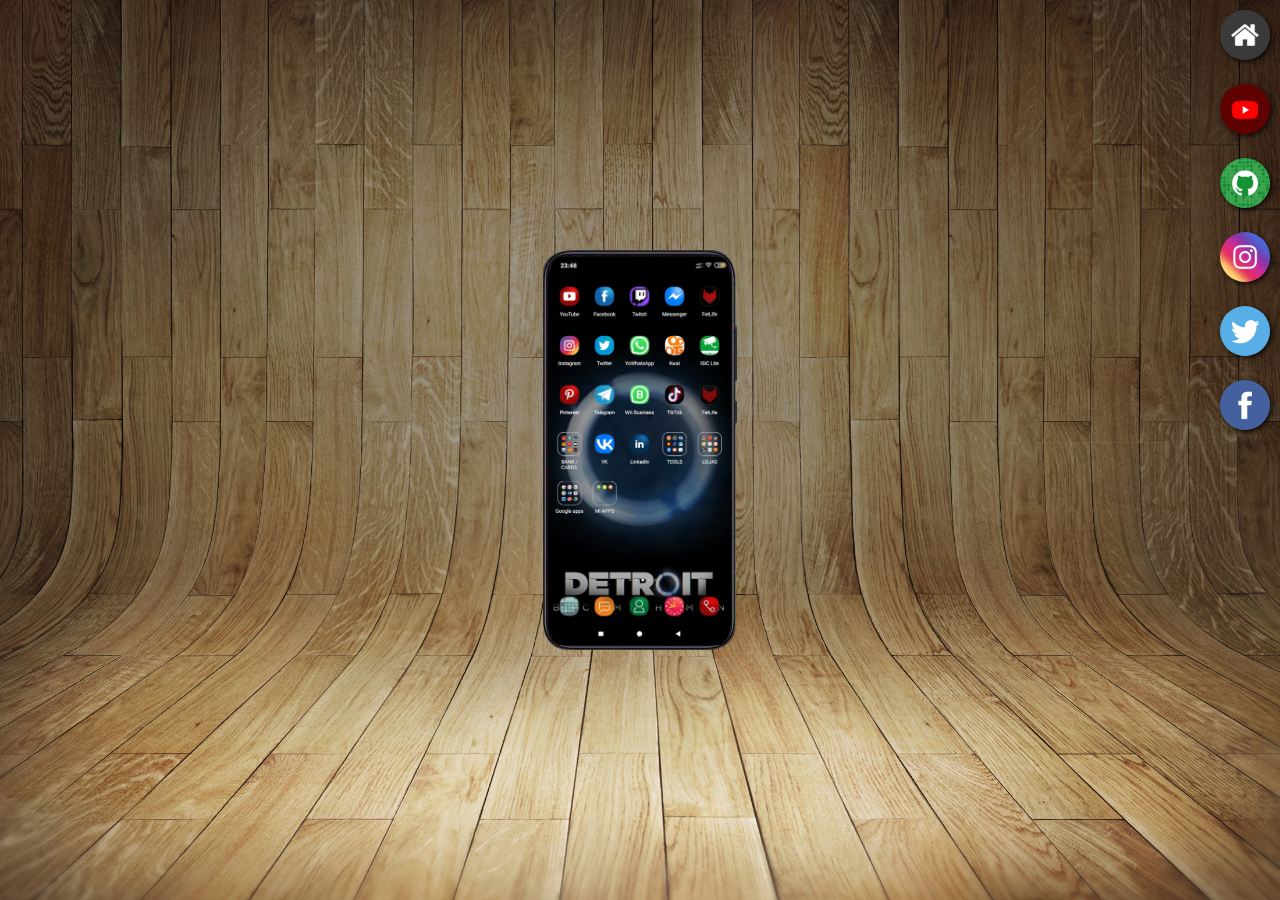
<file: index.html>
<!DOCTYPE html>
<html lang="pt-br">
<head>
    <meta charset="UTF-8">
    <meta http-equiv="X-UA-Compatible" content="IE=edge">
    <meta name="viewport" content="width=device-width, initial-scale=1.0">
    <link rel="shortcut icon" href="favicon.ico" type="image/x-icon">
    <link rel="stylesheet" href="estilos/style.css">
    <title>Redes Sociais Renato</title>
</head>
<body>
    <main>
        <section id="telefone">
           <iframe src="home.html" name="tela" id="tela" 
           frameborder="0">
                Seu navegador não é compatível com este conteúdo!
           </iframe>
        </section>
        <section id="redes-sociais">
            <a href="home.html" target="tela"><img src="imagens/logo-home.jpg" alt="Home"></a><br>
            <a href="youtube.html" target="tela"><img src="imagens/logo-youtube.jpg" alt="YouTube"></a><br>
            <a href="github.html" target="tela"><img src="imagens/logo-github.jpg" alt="GitHub"></a><br>
            <a href="instagram.html" target="tela"><img src="imagens/logo-instagram.jpg" alt="Instagram"></a><br>
            <a href="twitter.html" target="tela"><img src="imagens/logo-twitter.jpg" alt="Twitter"></a><br>
            <a href="facebook.html" target="tela"><img src="imagens/logo-facebook.jpg" alt="Facebook"></a>
        </section>
    </main>
</body>
</html>
</file>
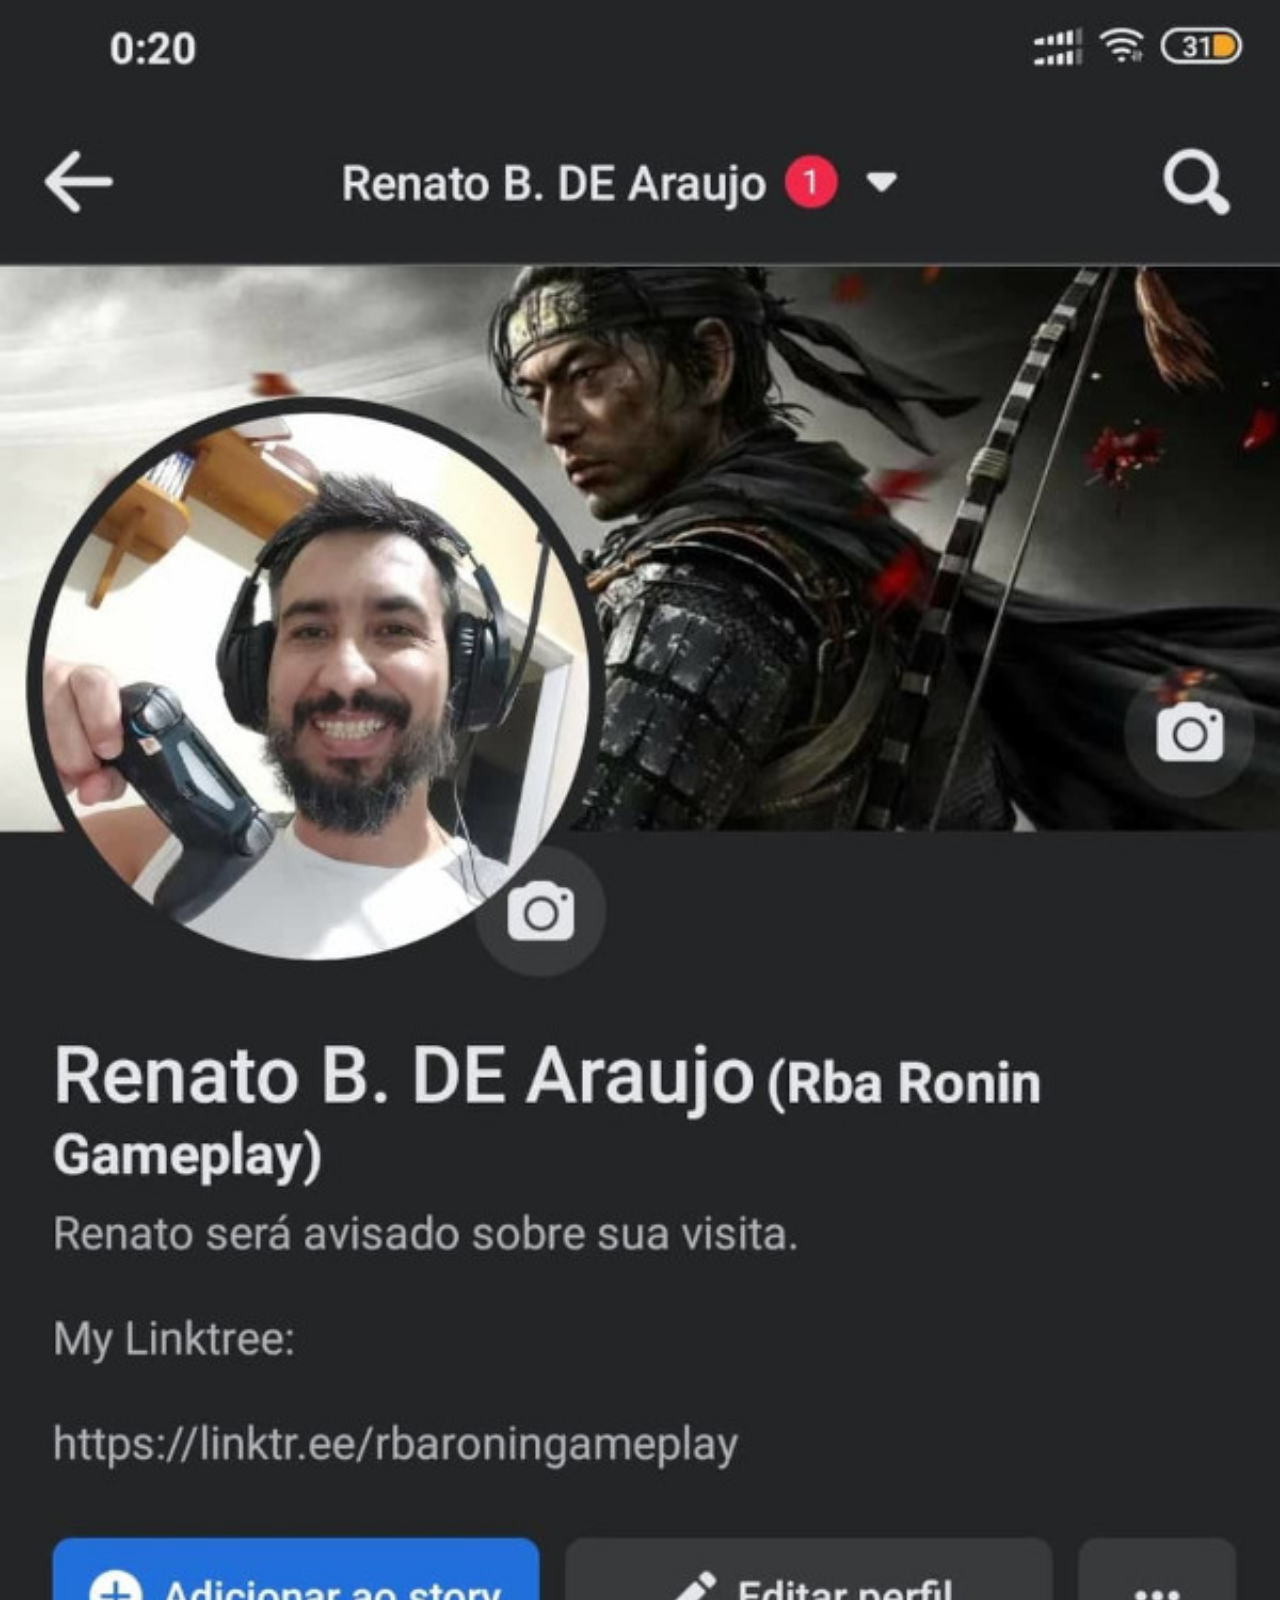
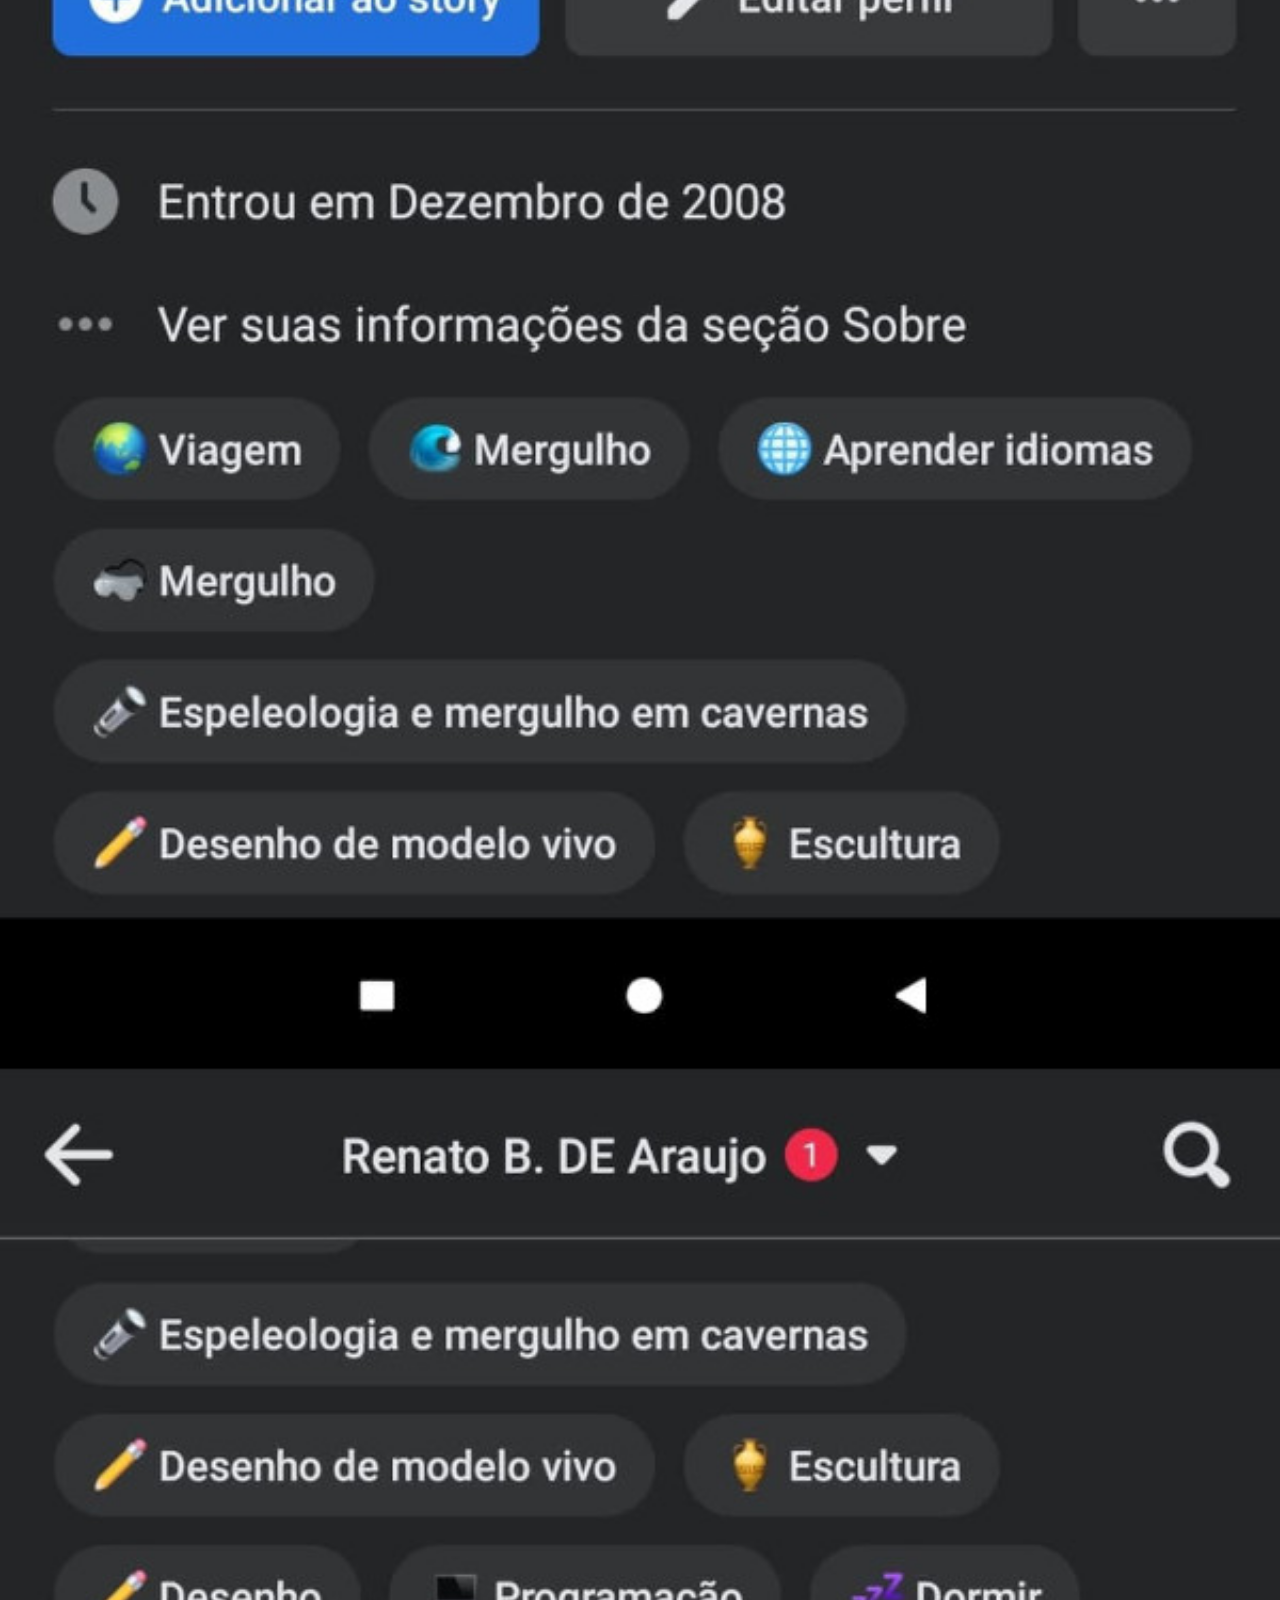
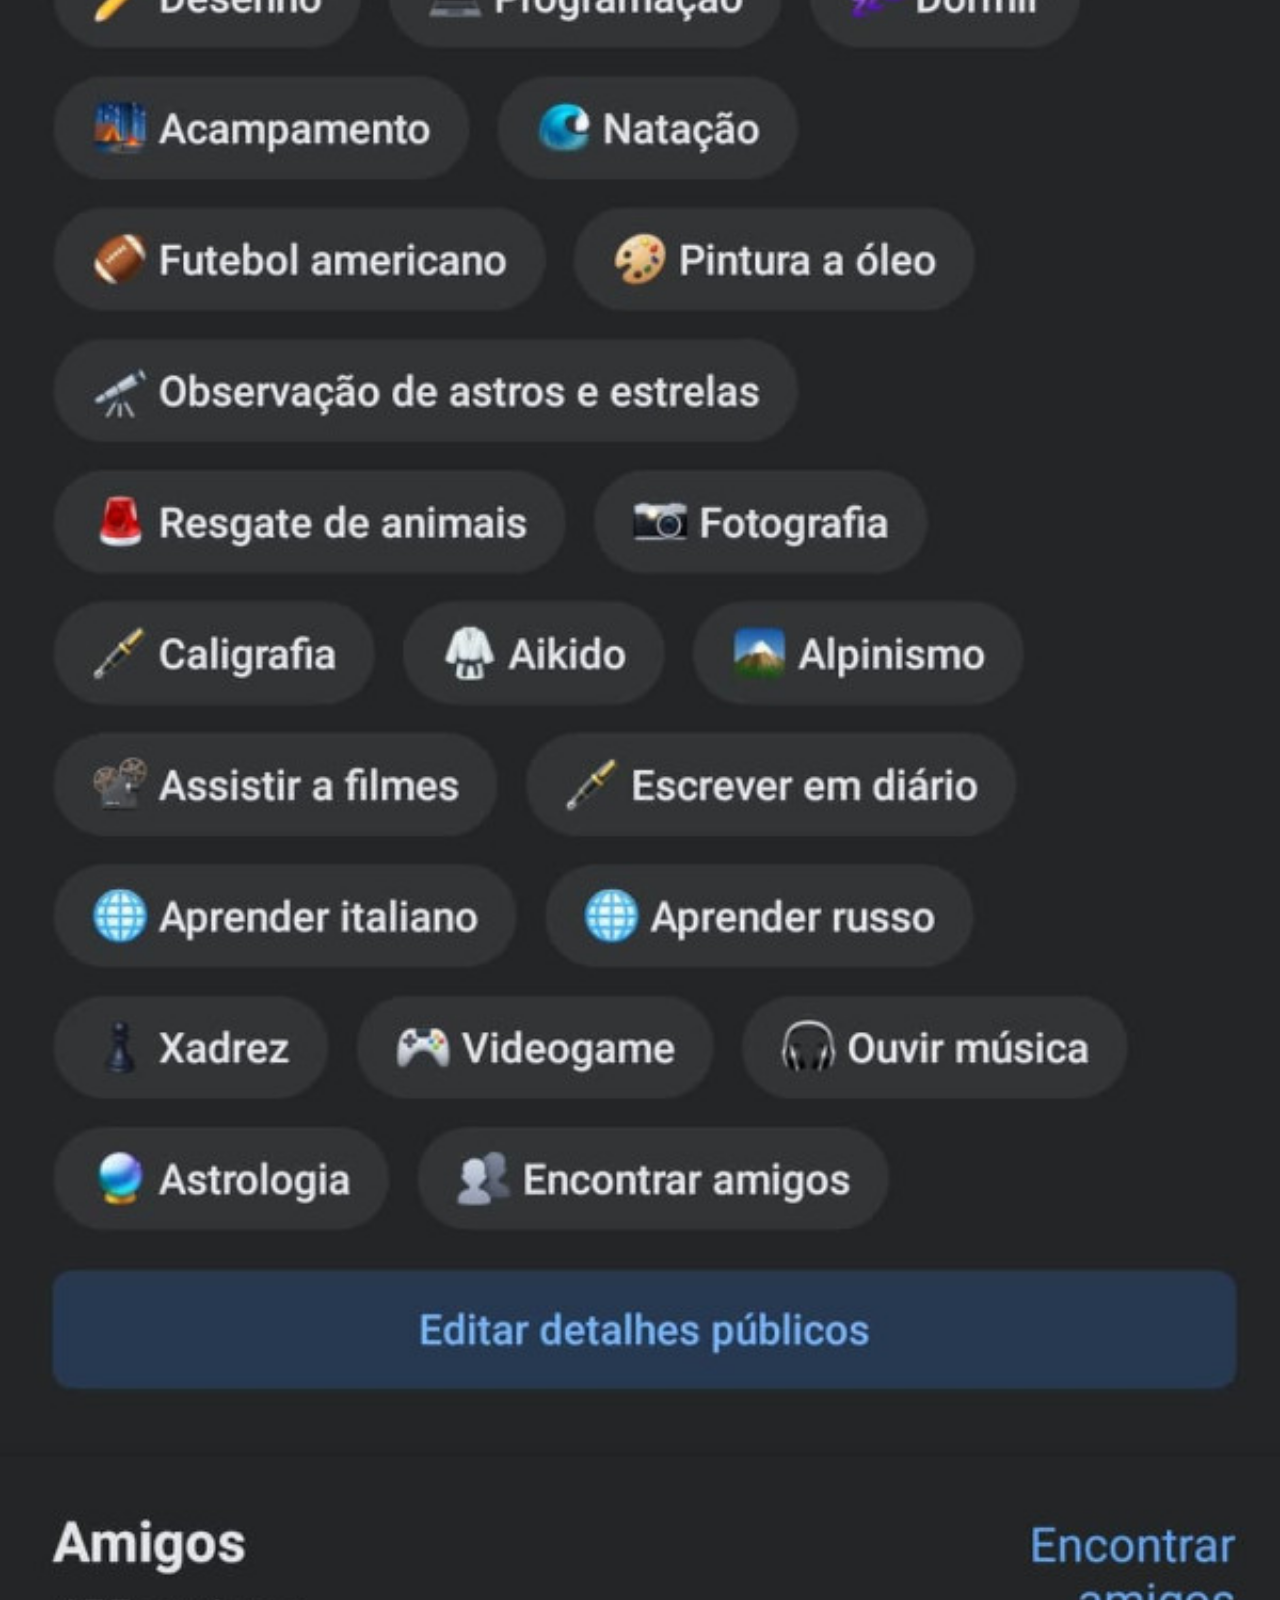
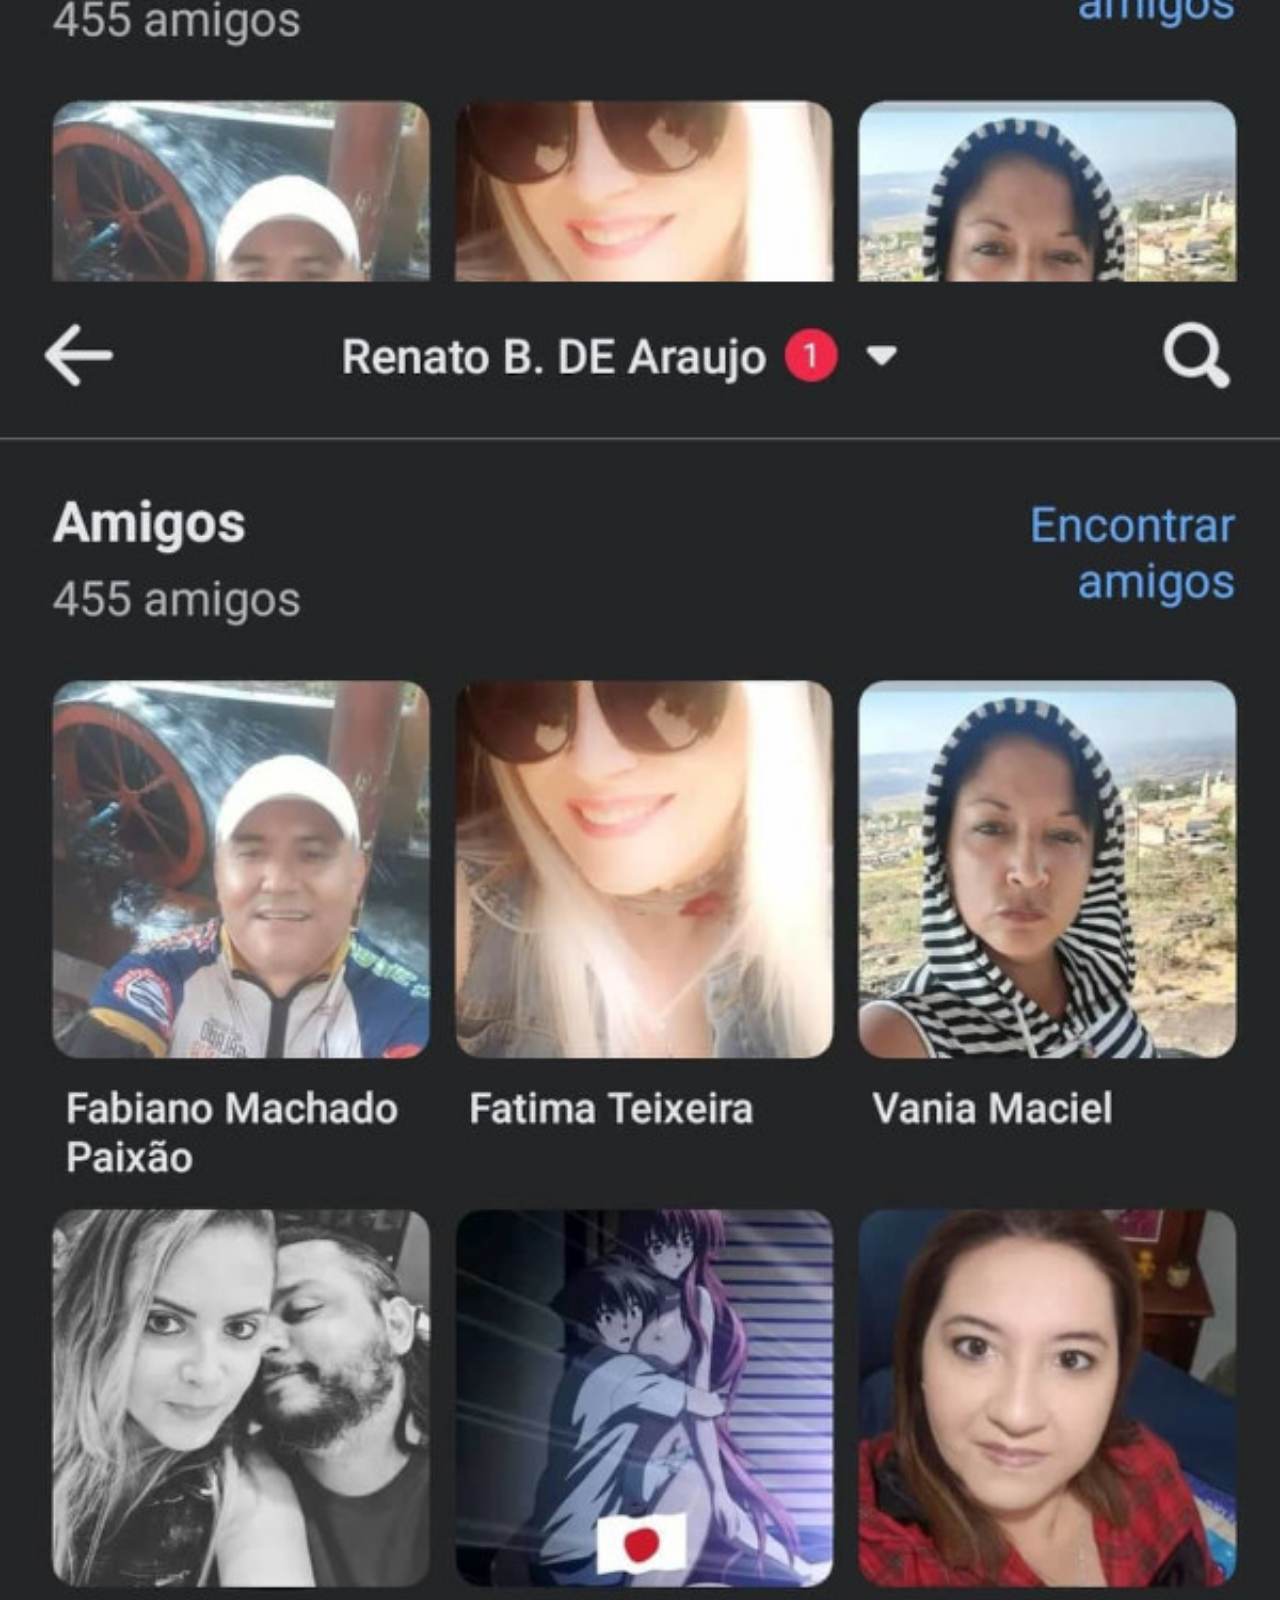
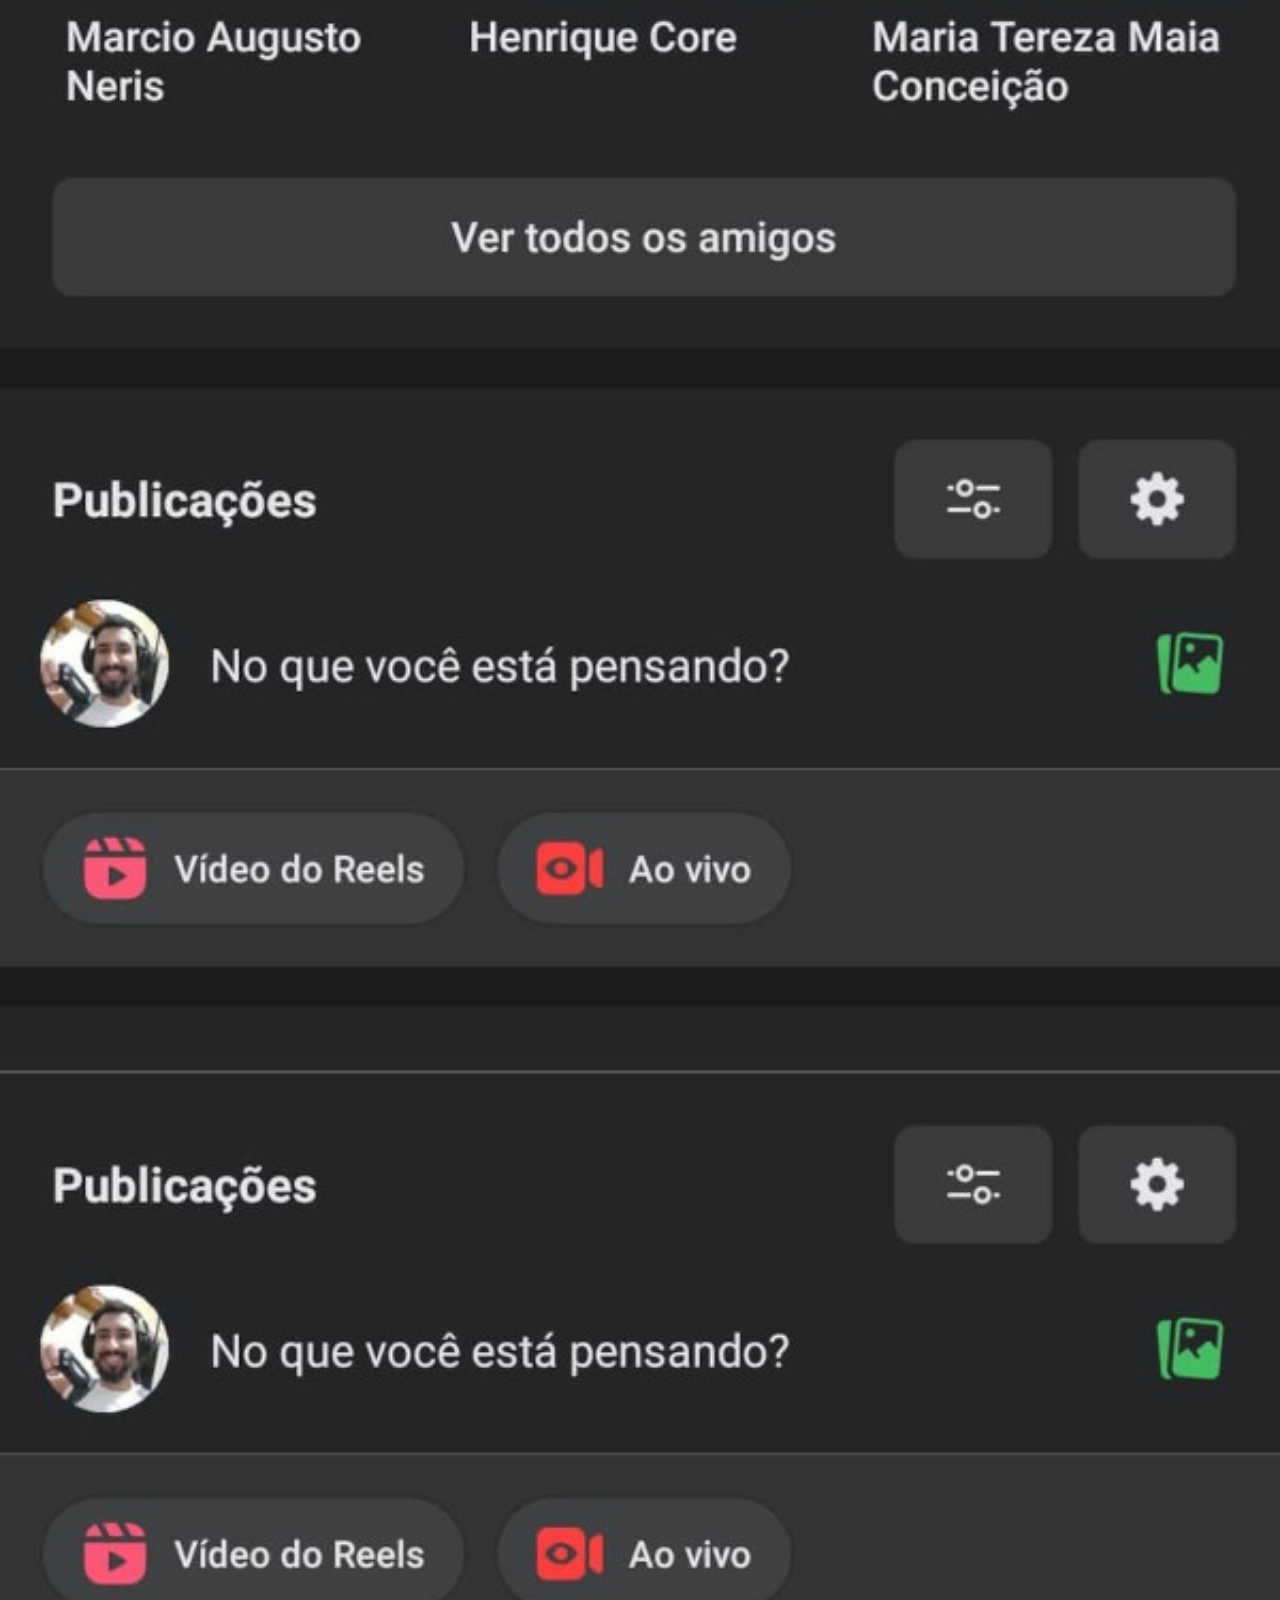
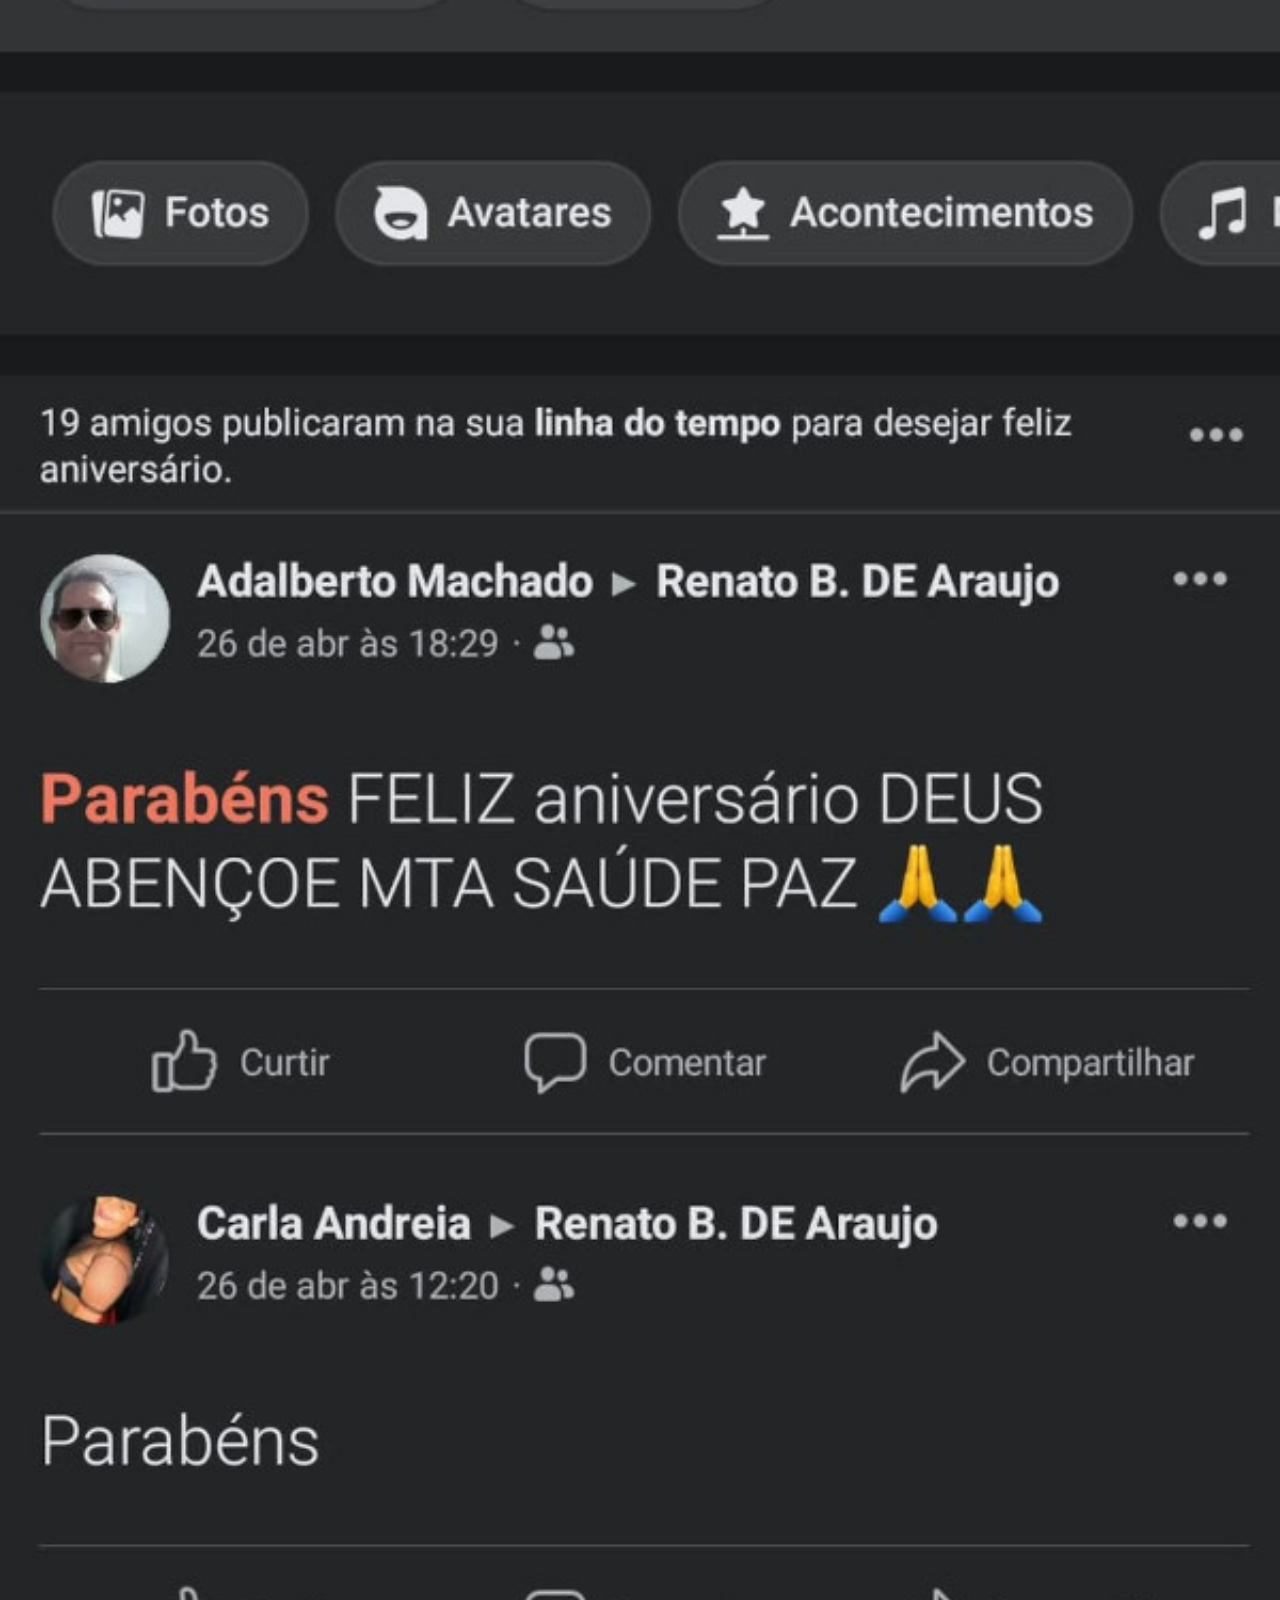
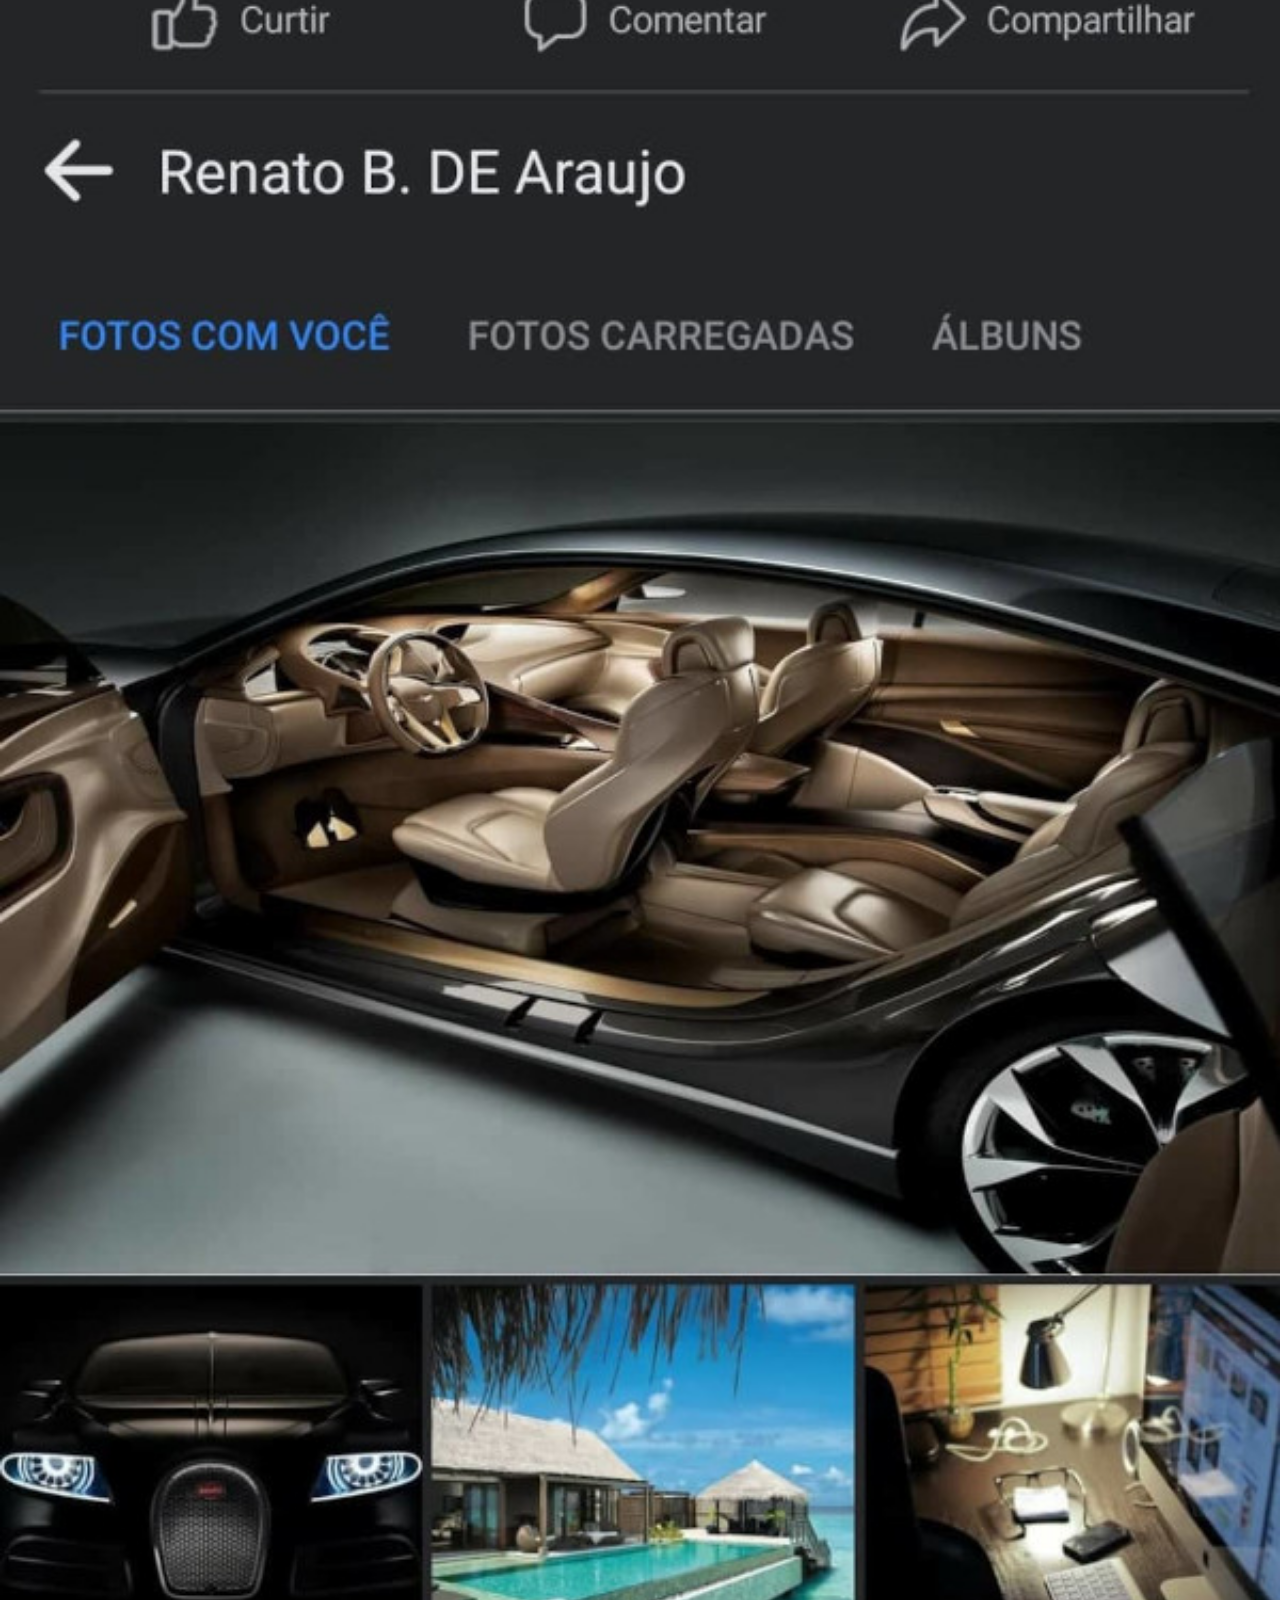
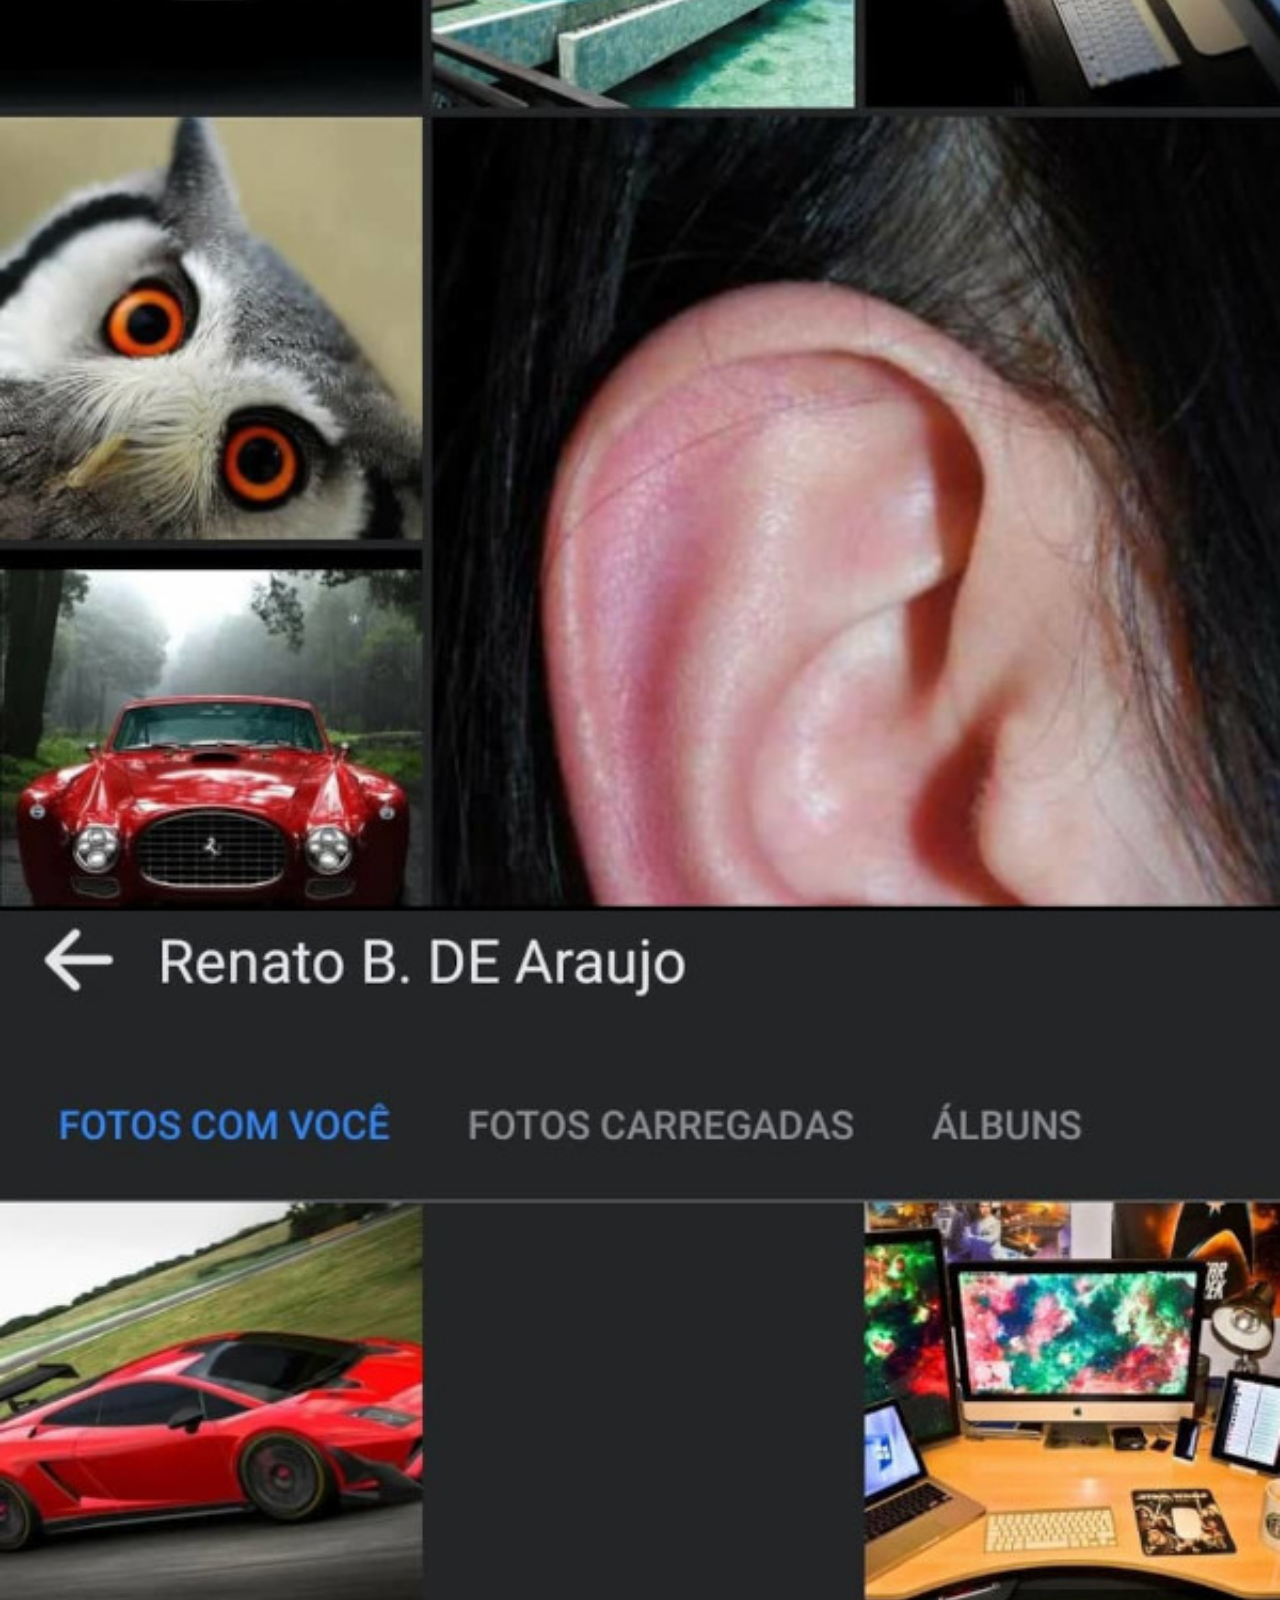
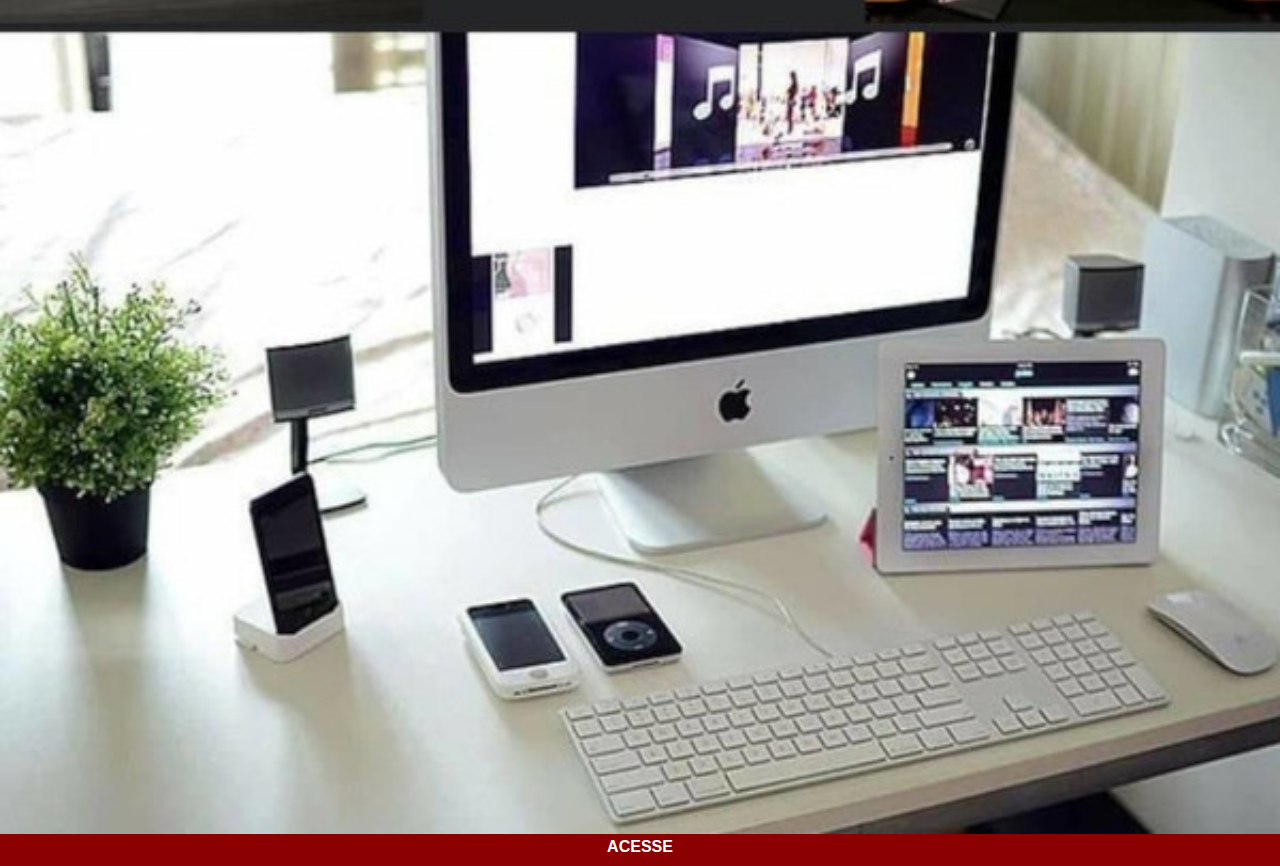
<file: facebook.html>
<!DOCTYPE html>
<html lang="pt-br">
<head>
    <meta charset="UTF-8">
    <meta http-equiv="X-UA-Compatible" content="IE=edge">
    <meta name="viewport" content="width=device-width, initial-scale=1.0">
    <title>Facebook</title>
    <link rel="stylesheet" href="estilos/socialrenato.css">
</head>
<body>
    <img src="imagens/tela-facebookrenato.jpg" alt="Facebook">
    <a href="https://www.facebook.com/renatoborgesdearaujo" target="_blank">ACESSE</a>
</body>
</html>
</file>
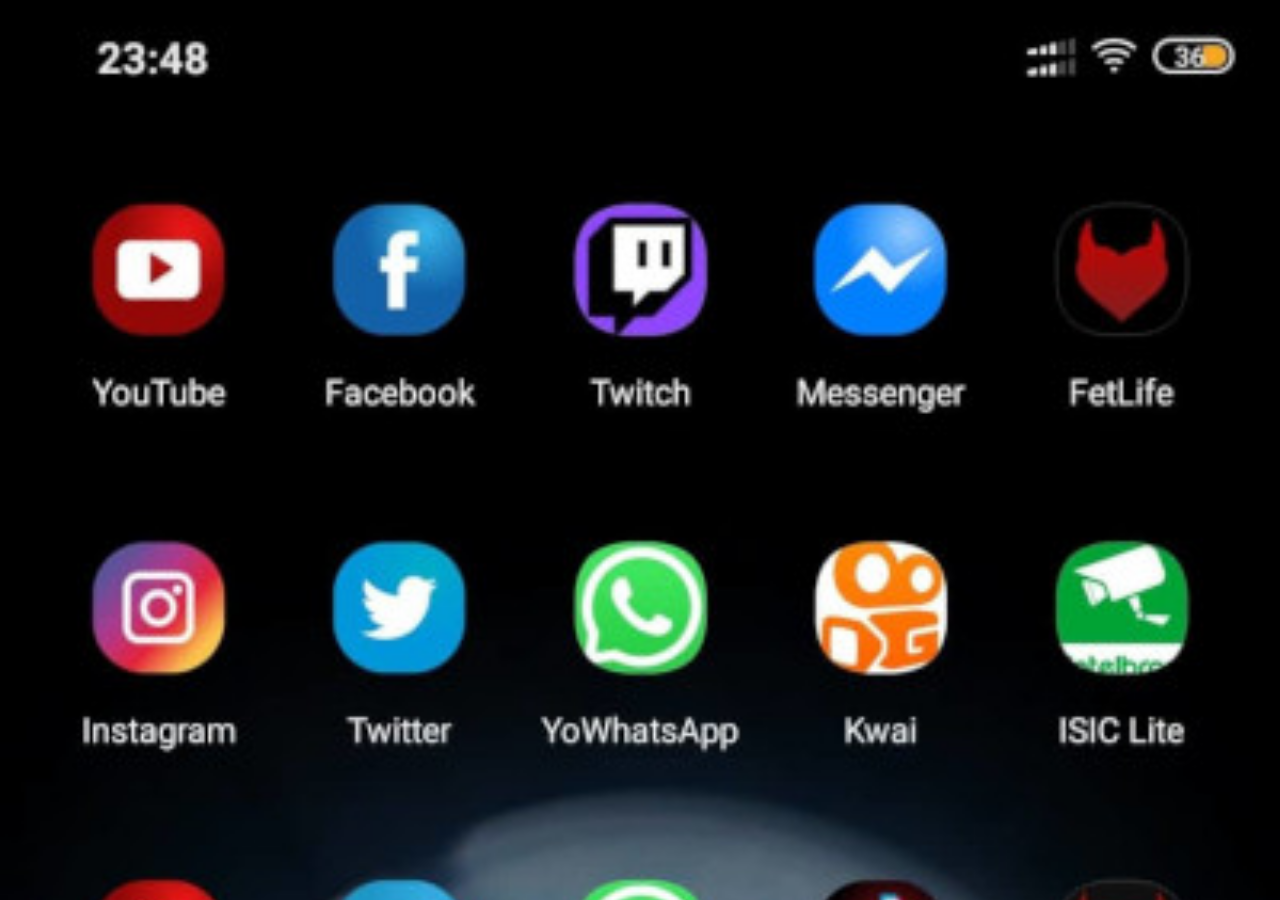
<file: home.html>
<!DOCTYPE html>
<html lang="pt-br">
<head>
    <meta charset="UTF-8">
    <meta http-equiv="X-UA-Compatible" content="IE=edge">
    <meta name="viewport" content="width=device-width, initial-scale=1.0">
    <title>Home</title>
    <style>
        * {
           margin: 0px;
           padding: 0px;
        }

        body {
            width: 100vw;
            height: 100vh;
            background: black url('imagens/tela-home.jpg')
            no-repeat top center;
            background-size: cover;
        }
    </style>
</head>
    
<body>
    
</body>
</html>
</file>
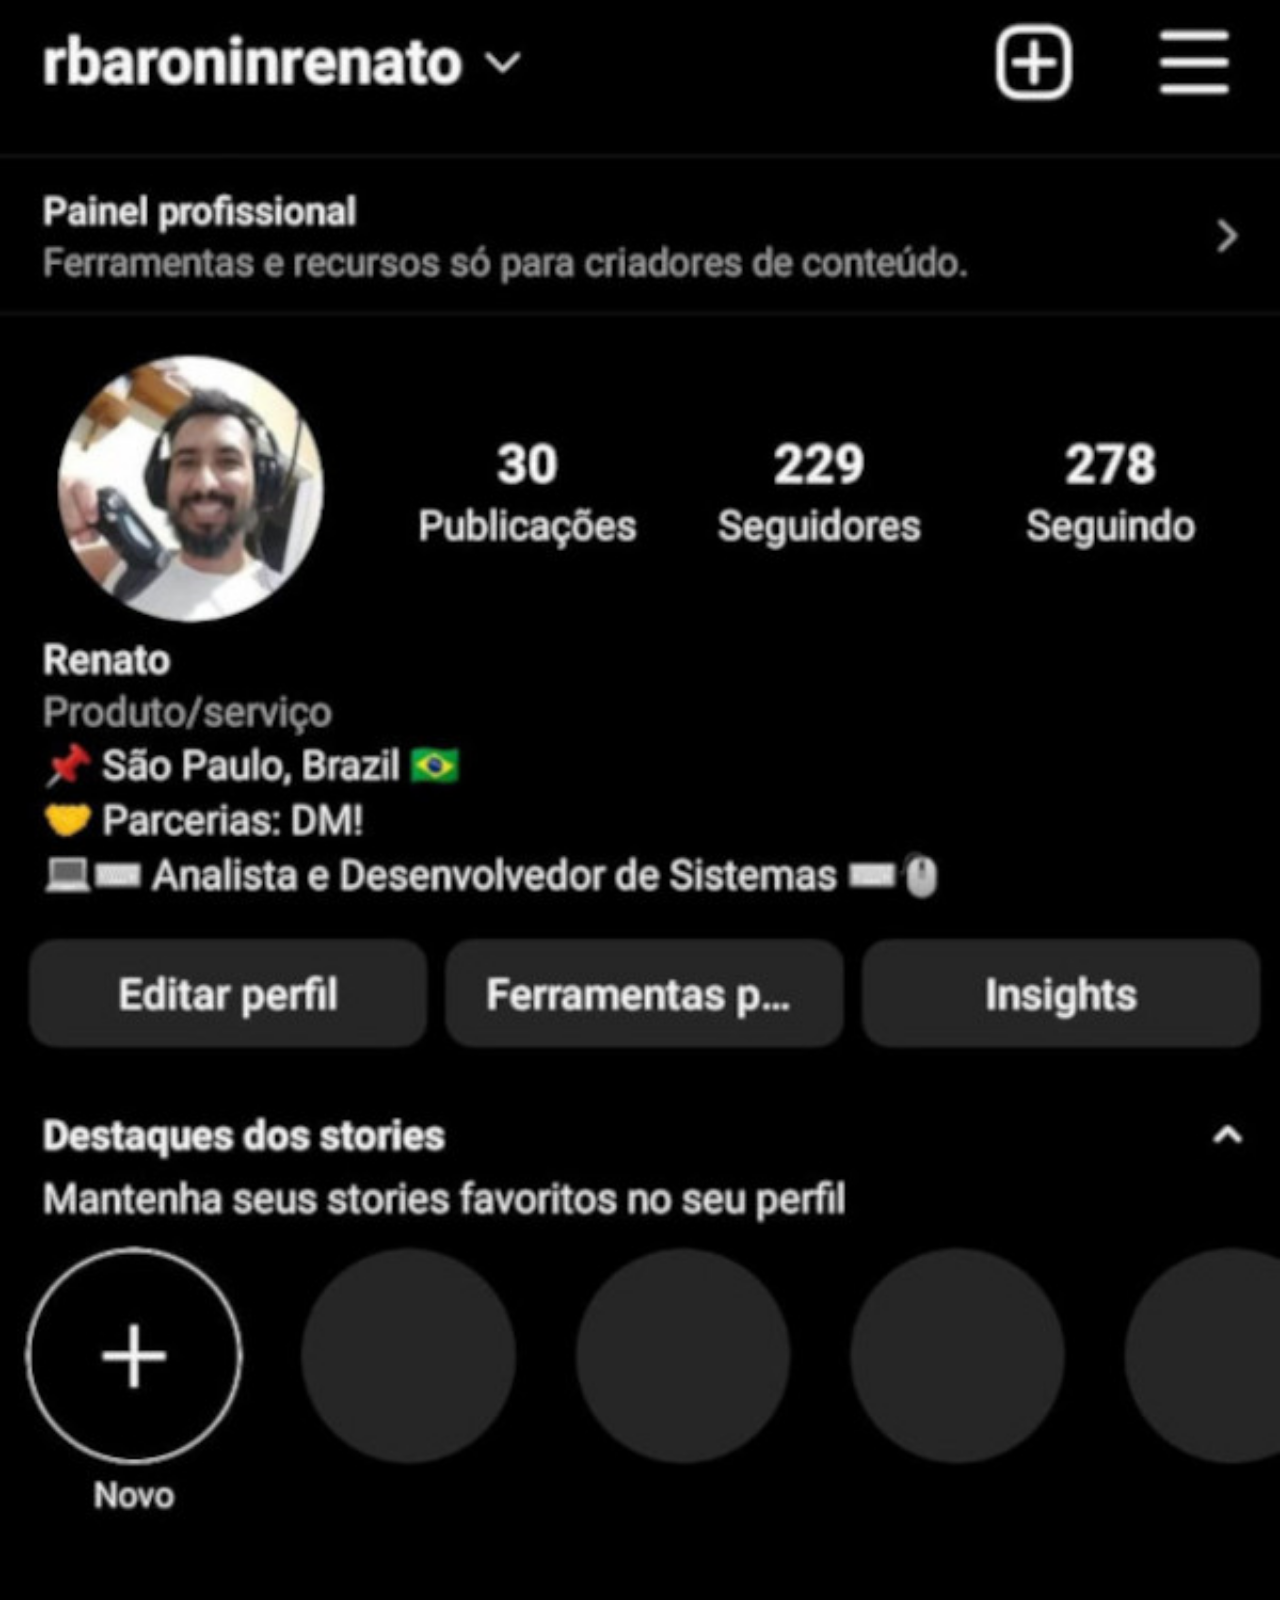
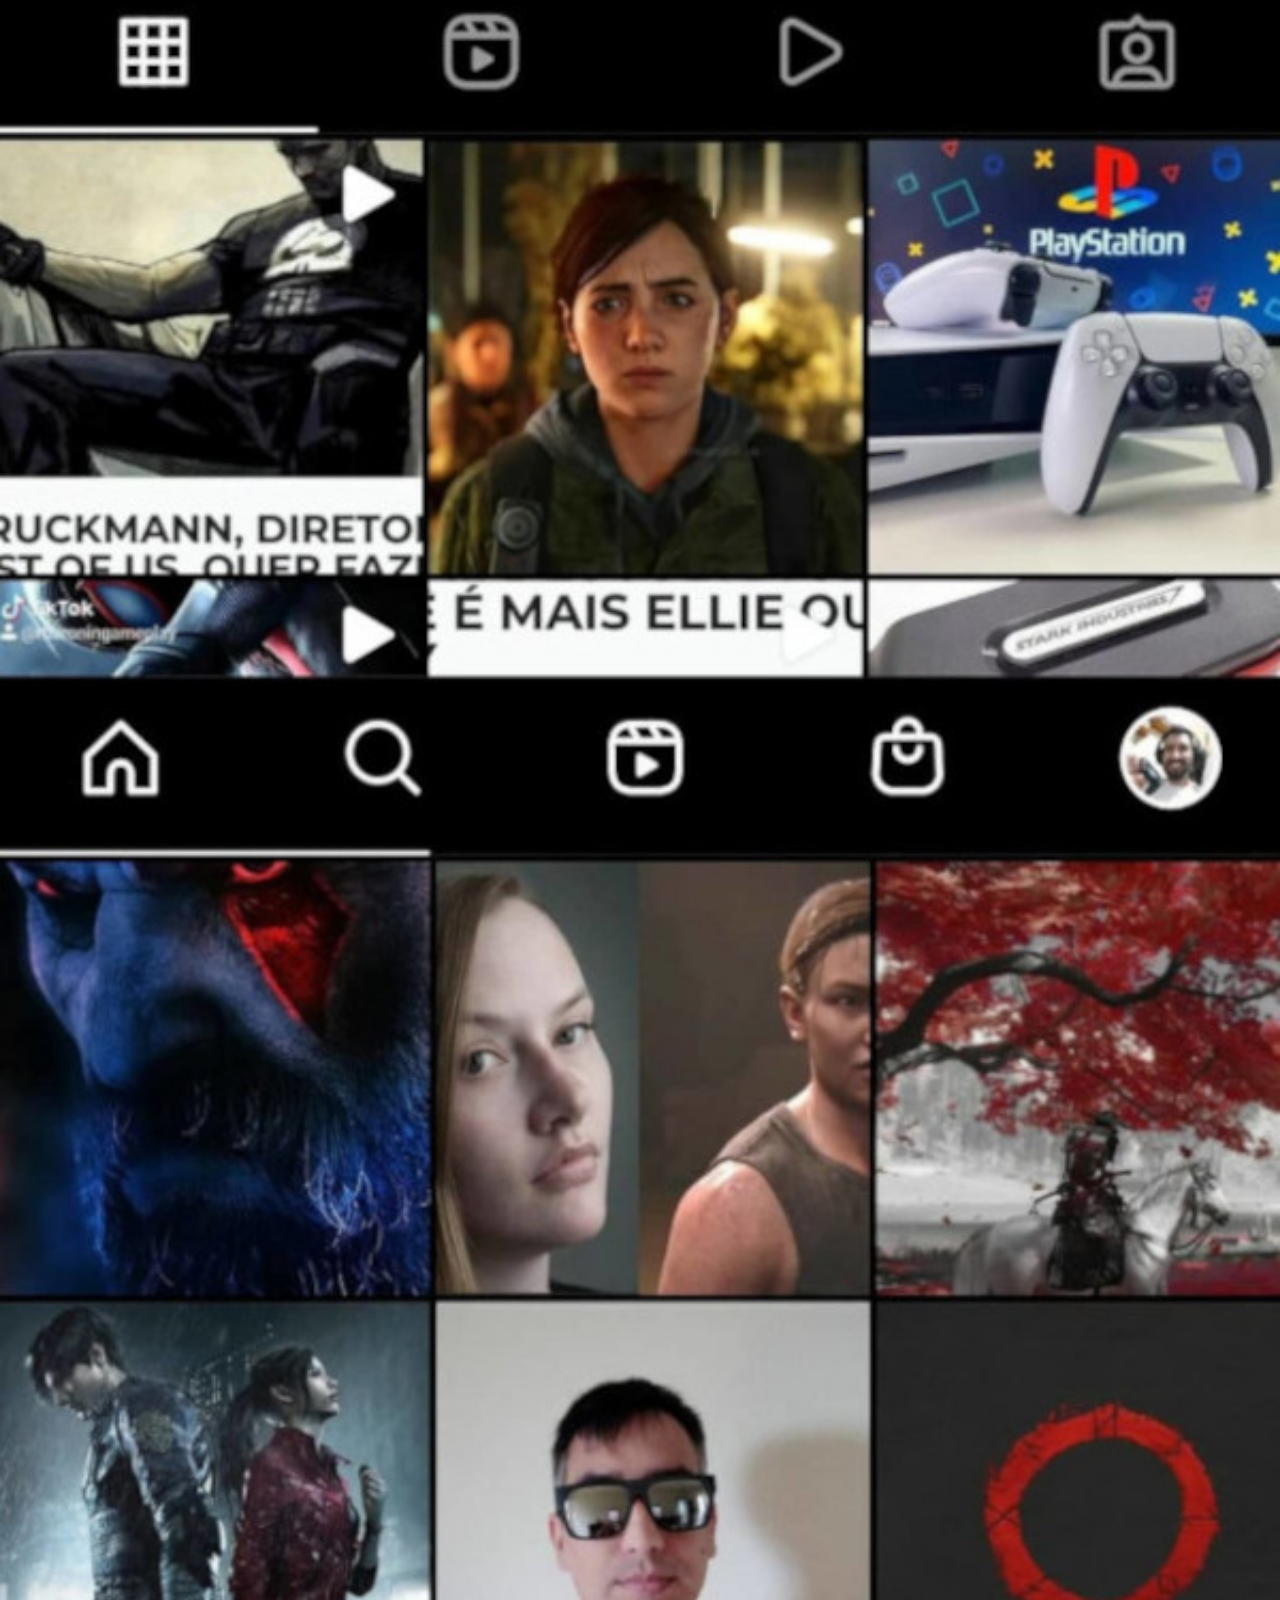
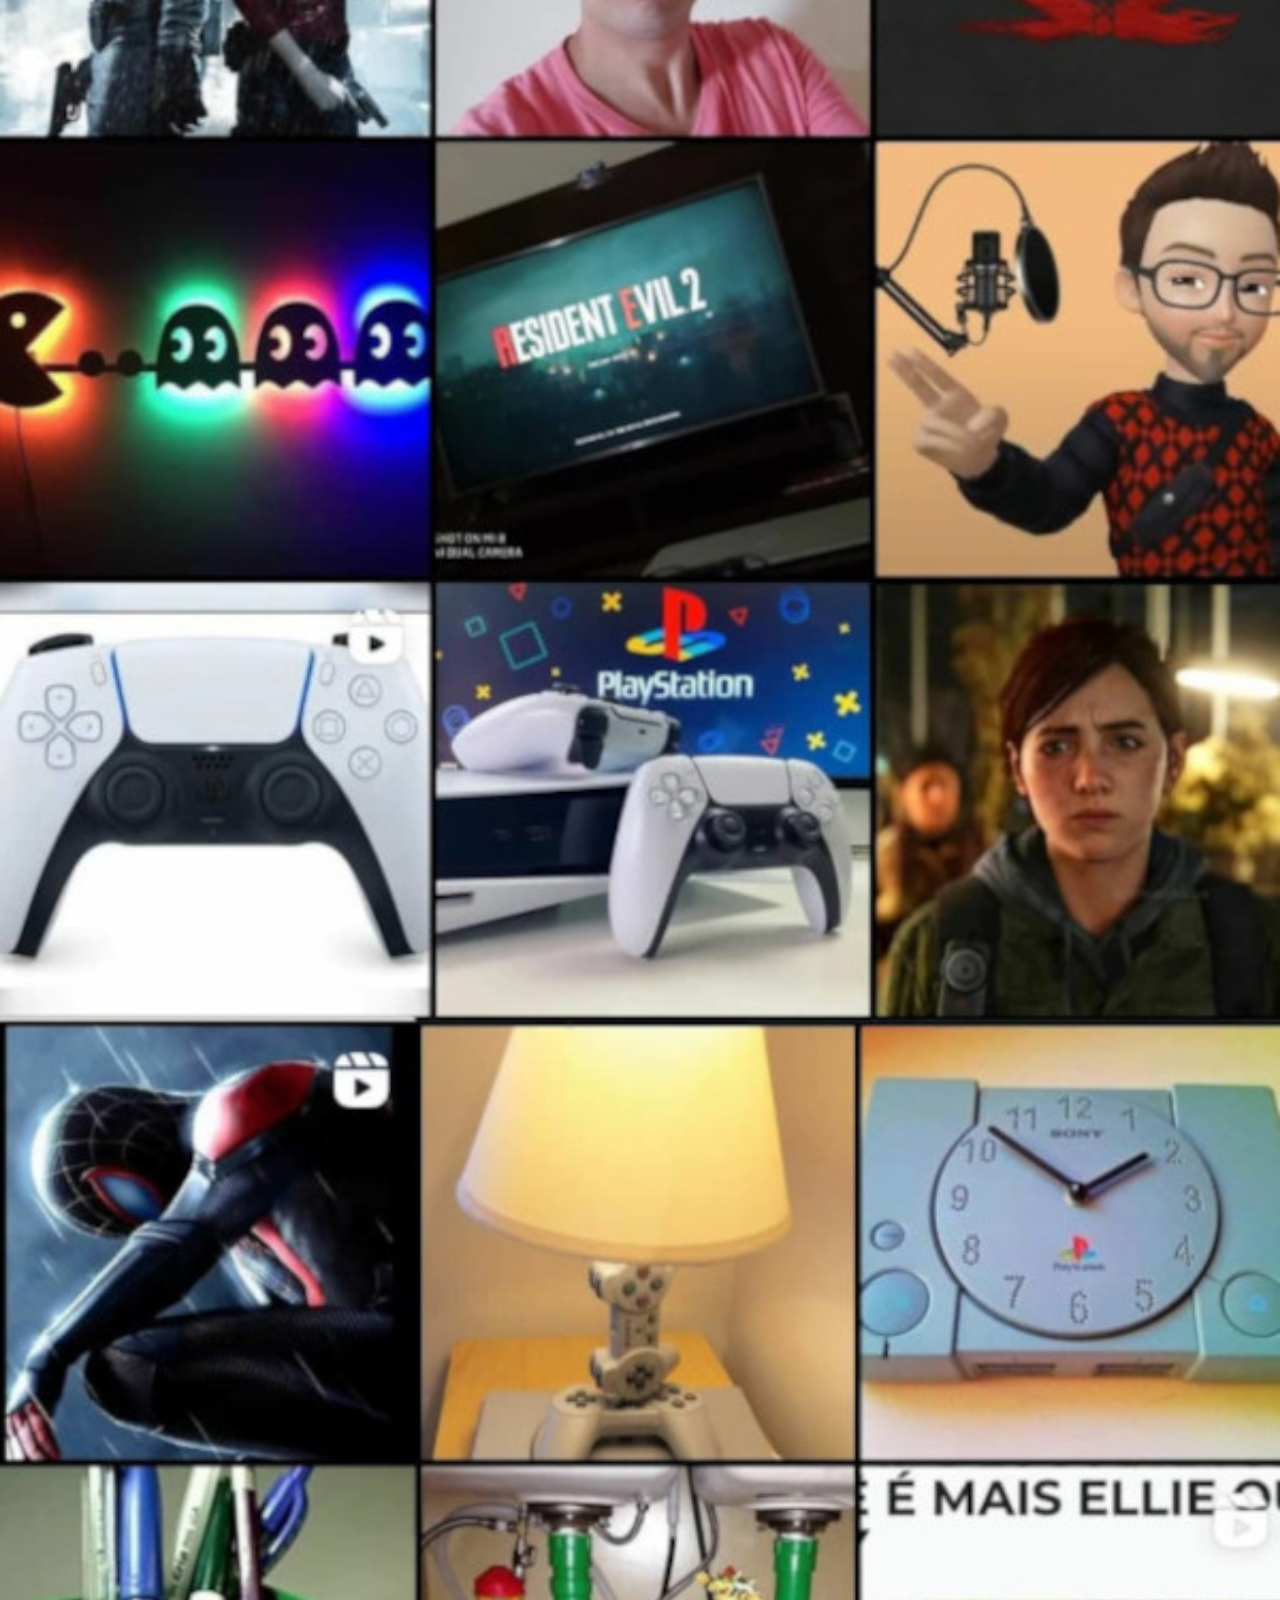
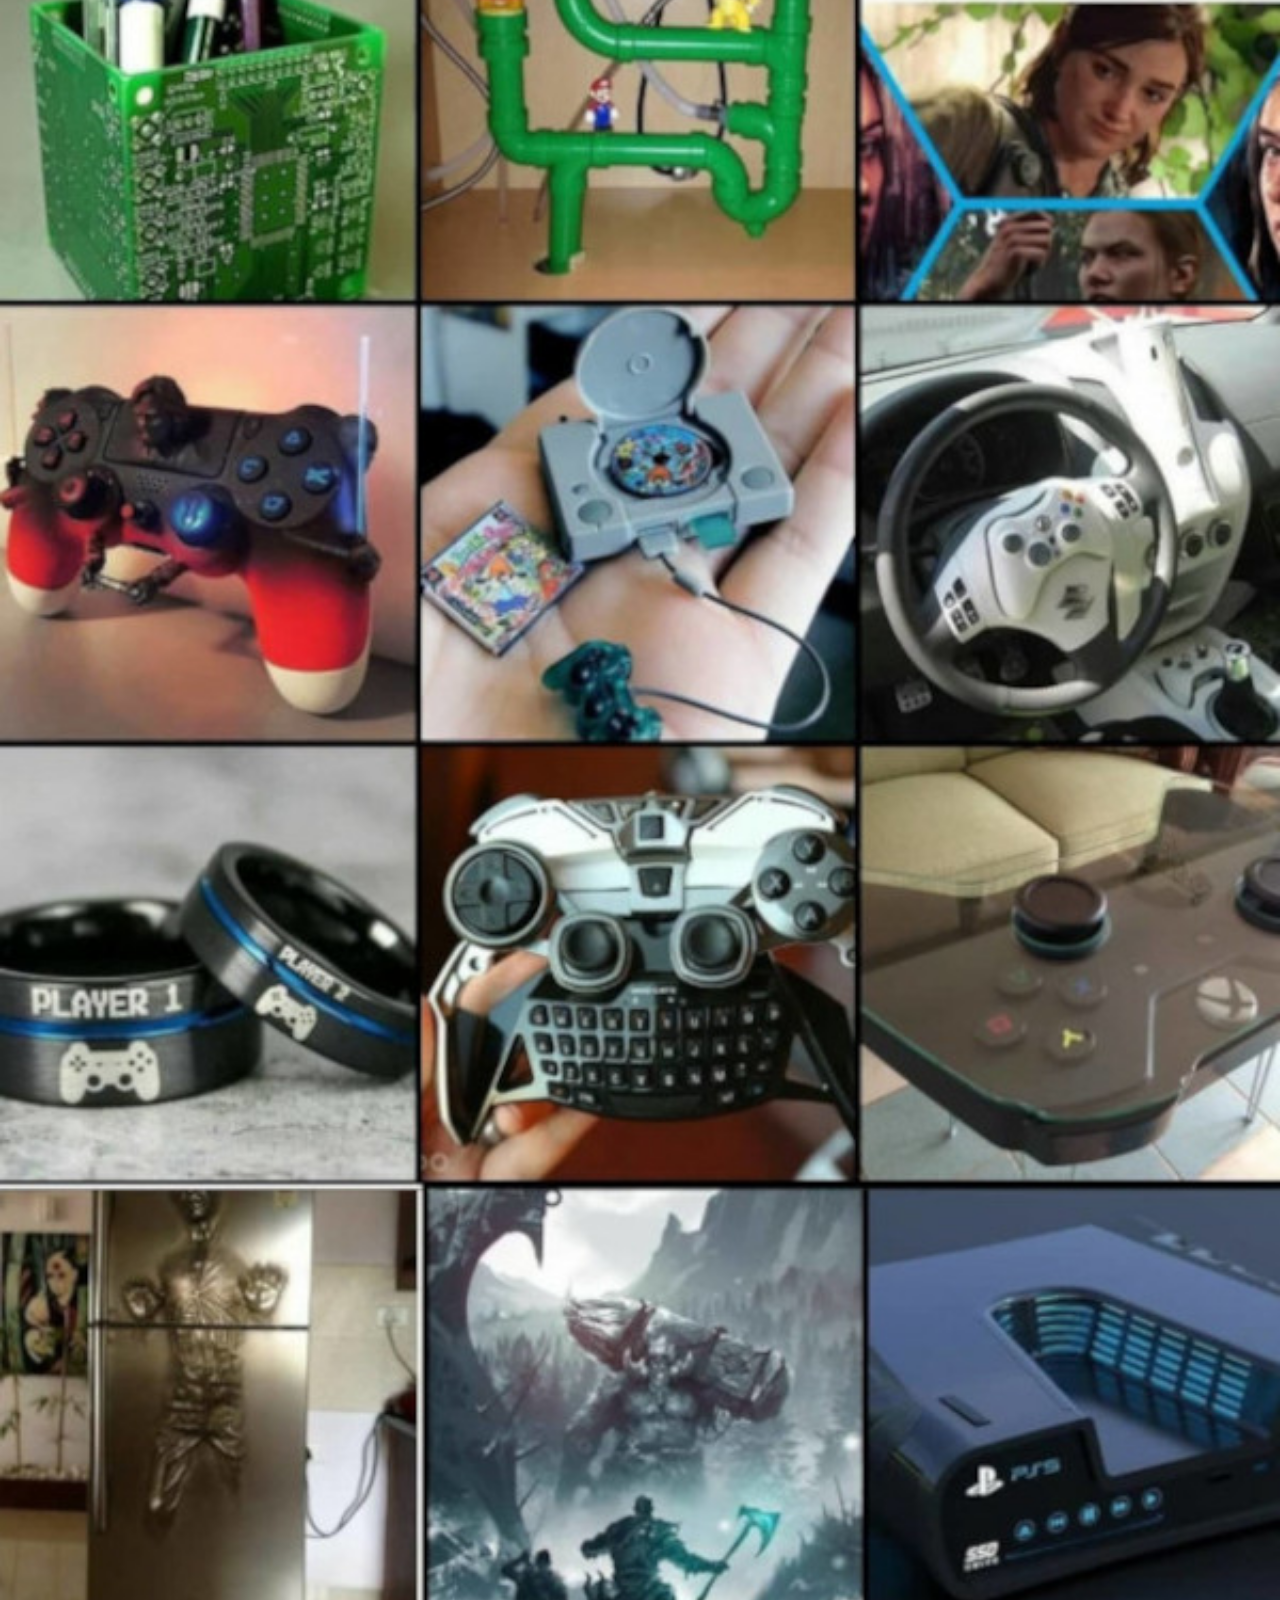
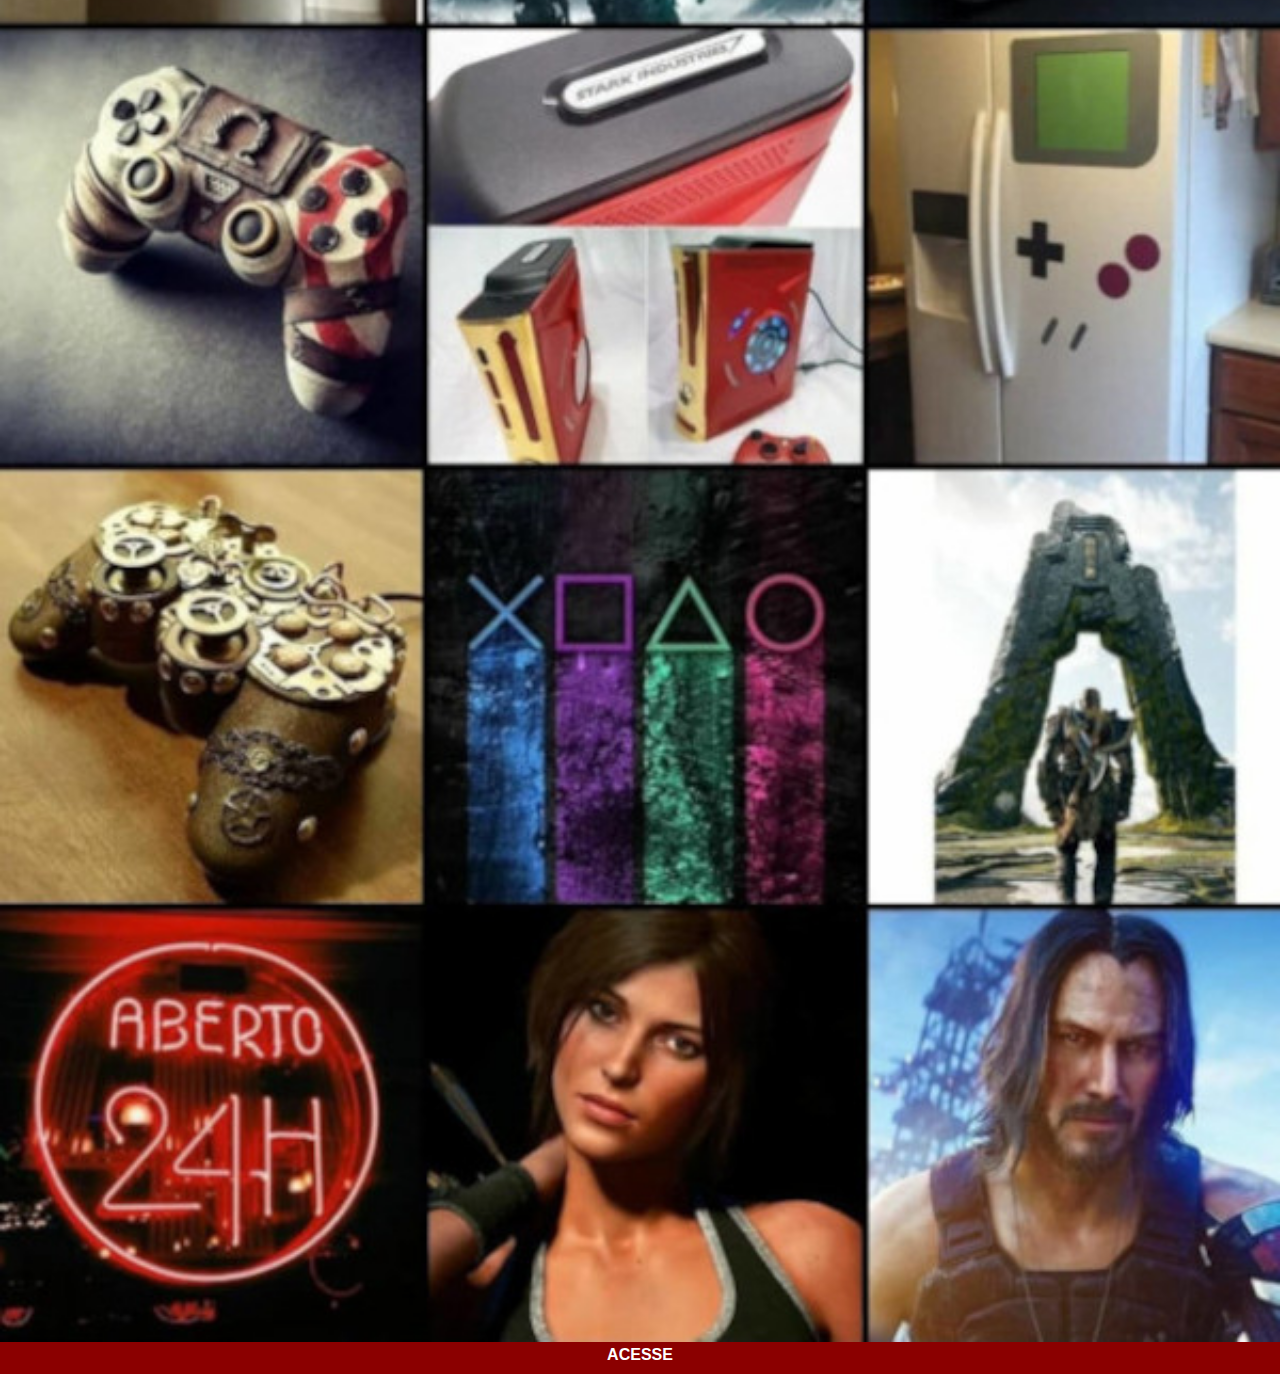
<file: instagram.html>
<!DOCTYPE html>
<html lang="pt-br">
<head>
    <meta charset="UTF-8">
    <meta http-equiv="X-UA-Compatible" content="IE=edge">
    <meta name="viewport" content="width=device-width, initial-scale=1.0">
    <title>Instagram</title>
    <link rel="stylesheet" href="estilos/socialrenato.css">
</head>
<body>
    <img src="imagens/tela-instagramrenato.jpg" alt="Instagram">
    <a href="https://www.instagram.com/rbaroninrenato/" target="_blank">ACESSE</a>
</body>
</html>
</file>
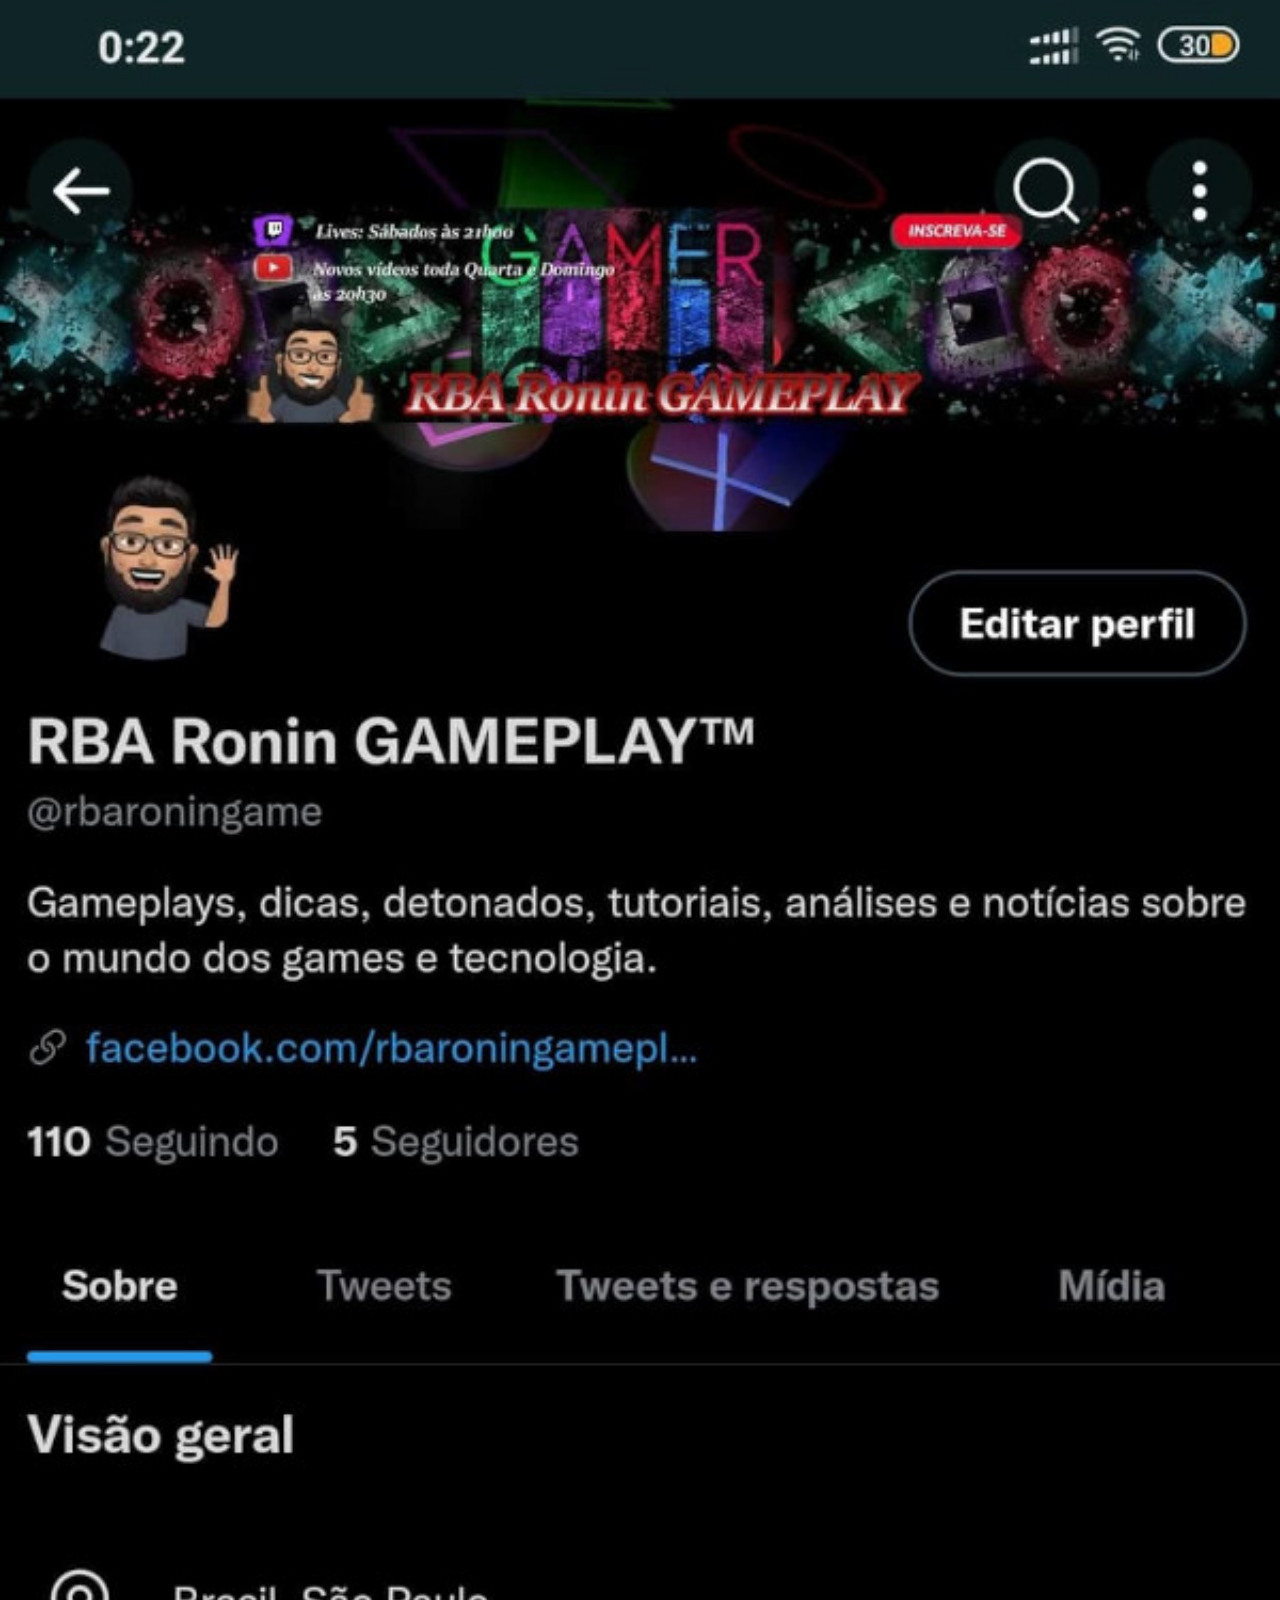
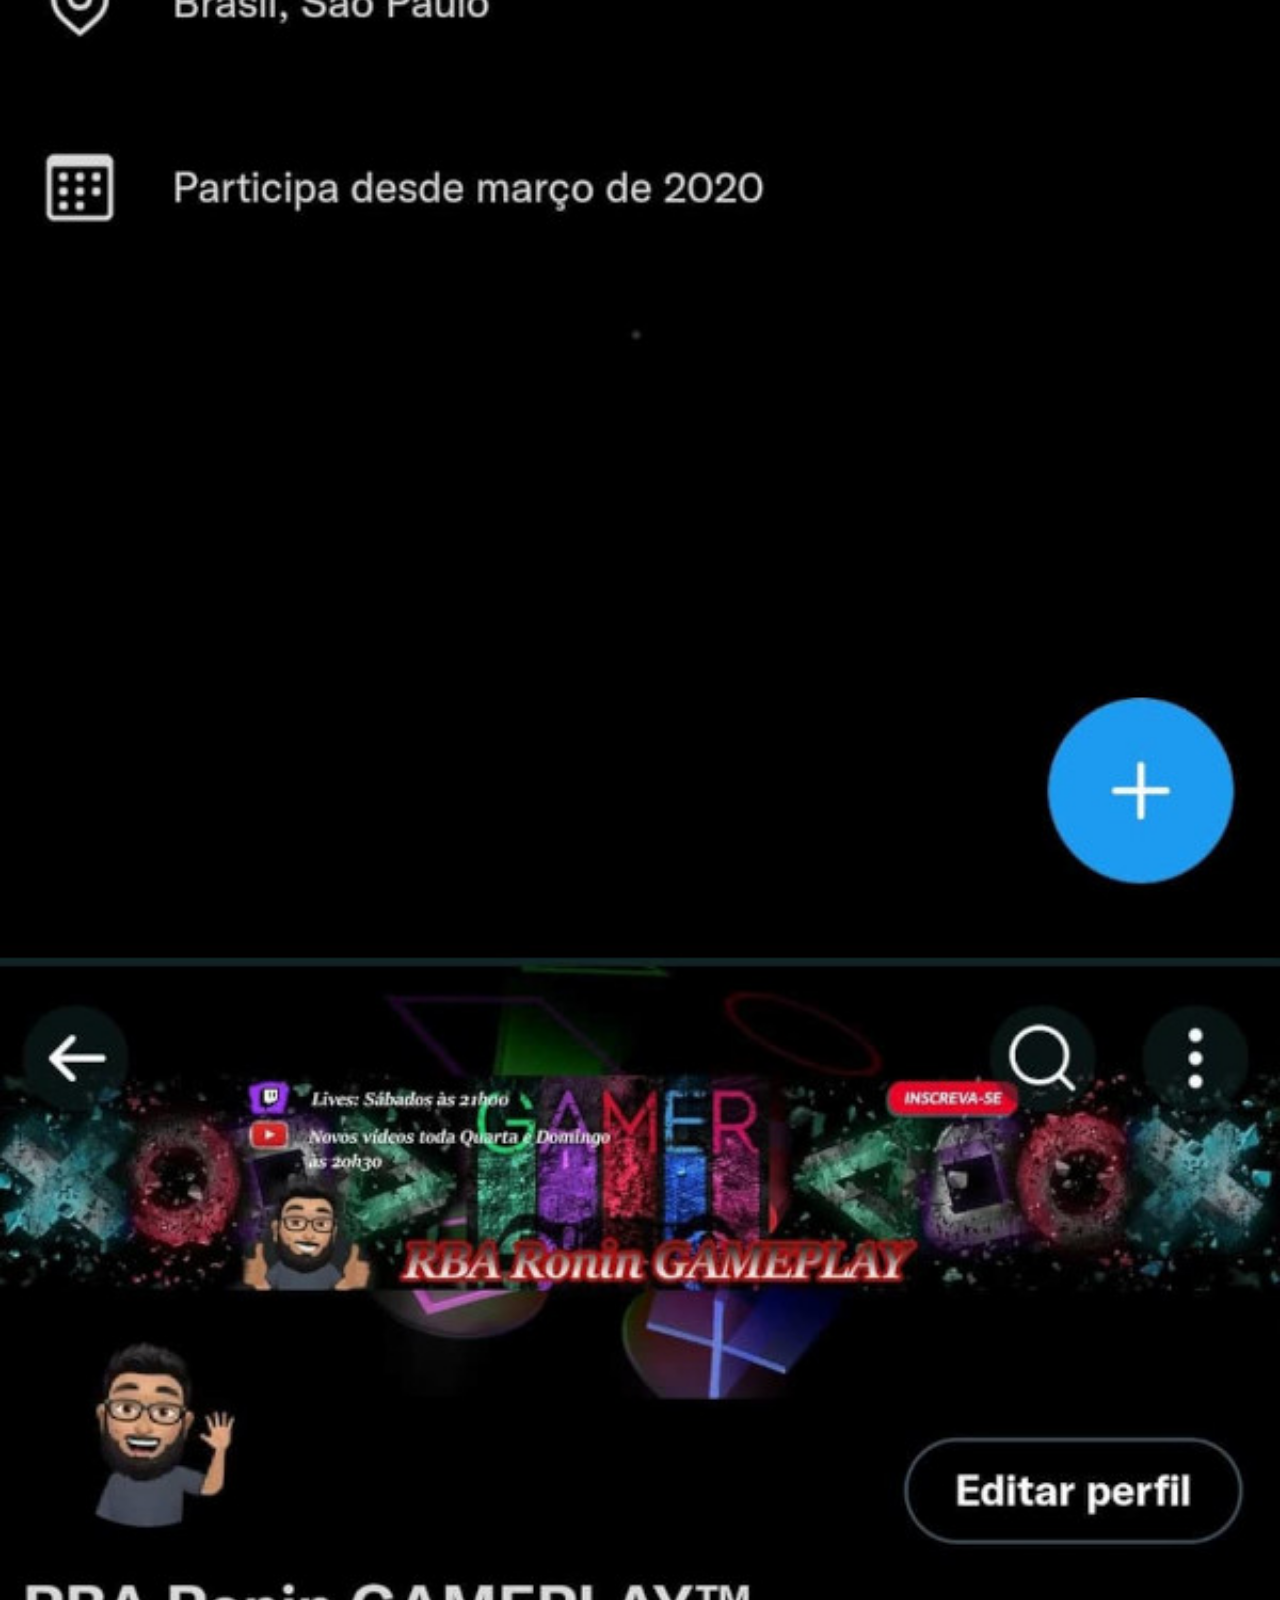
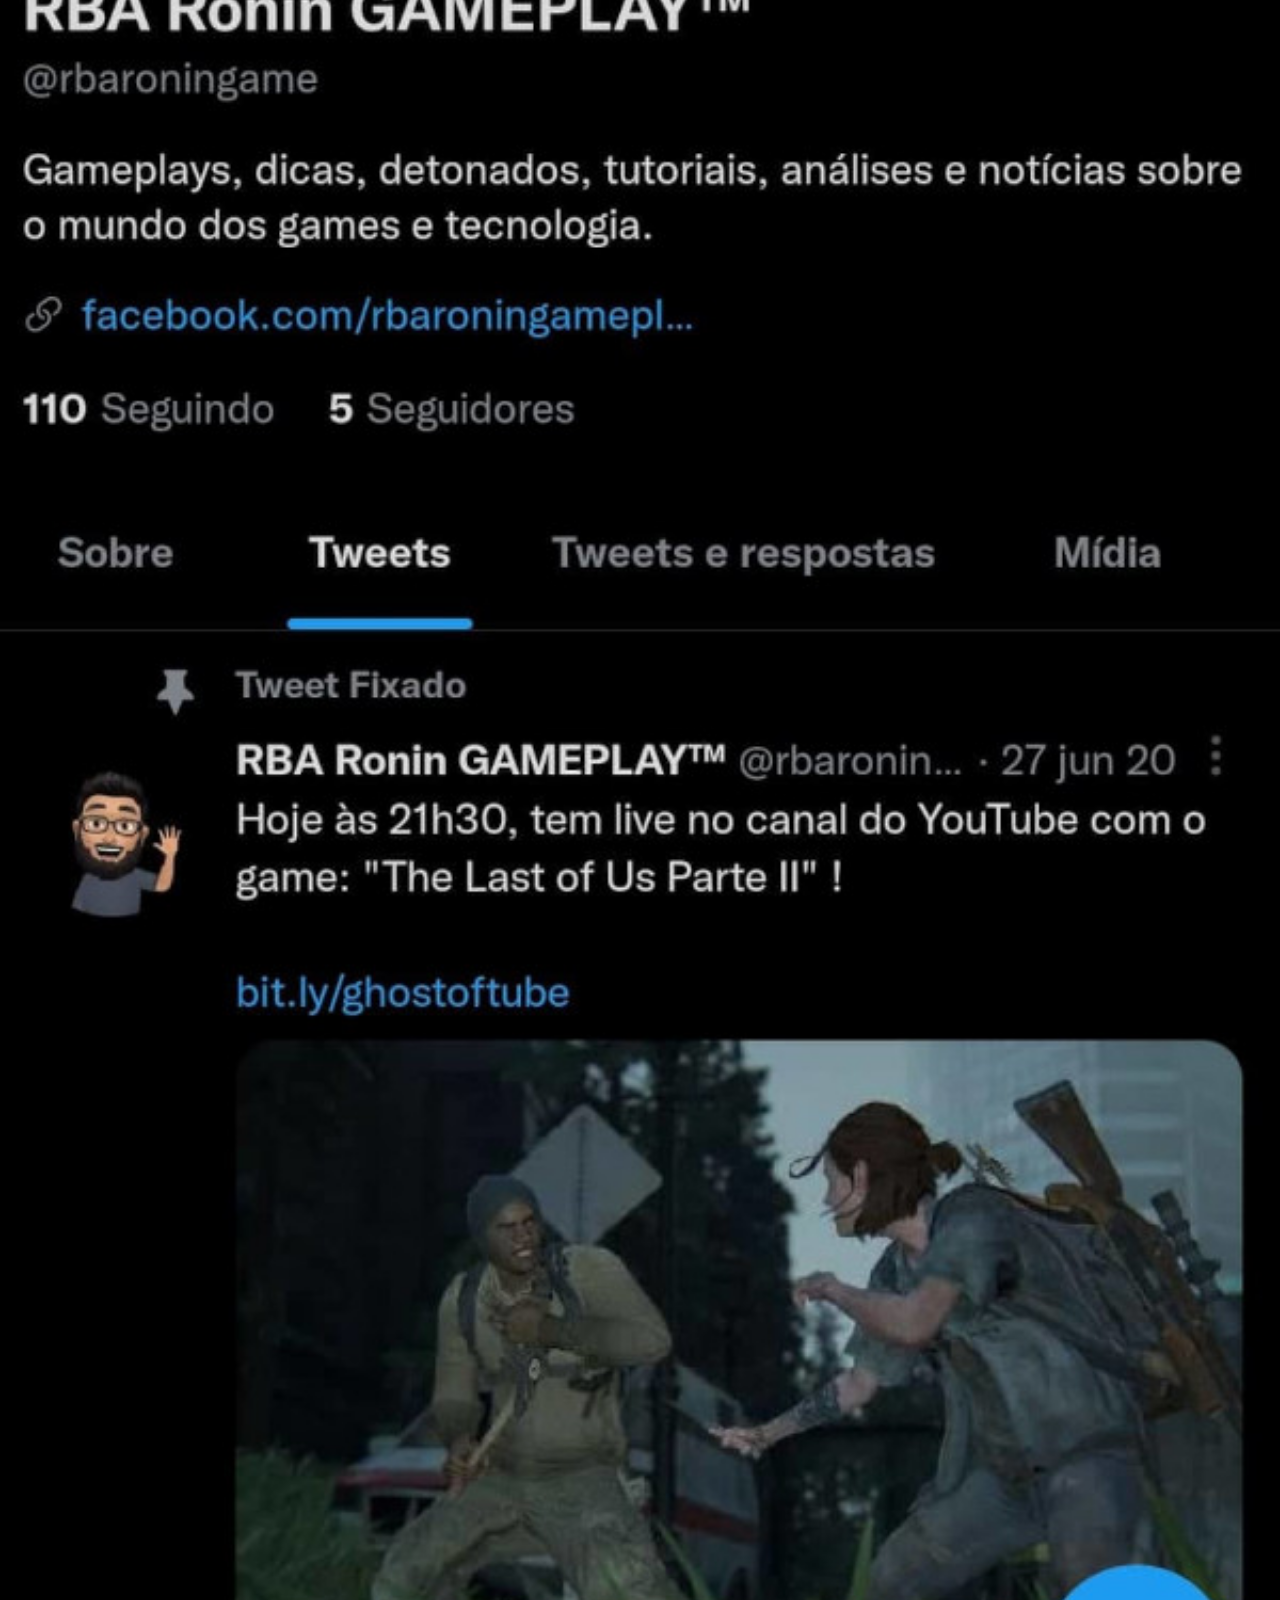
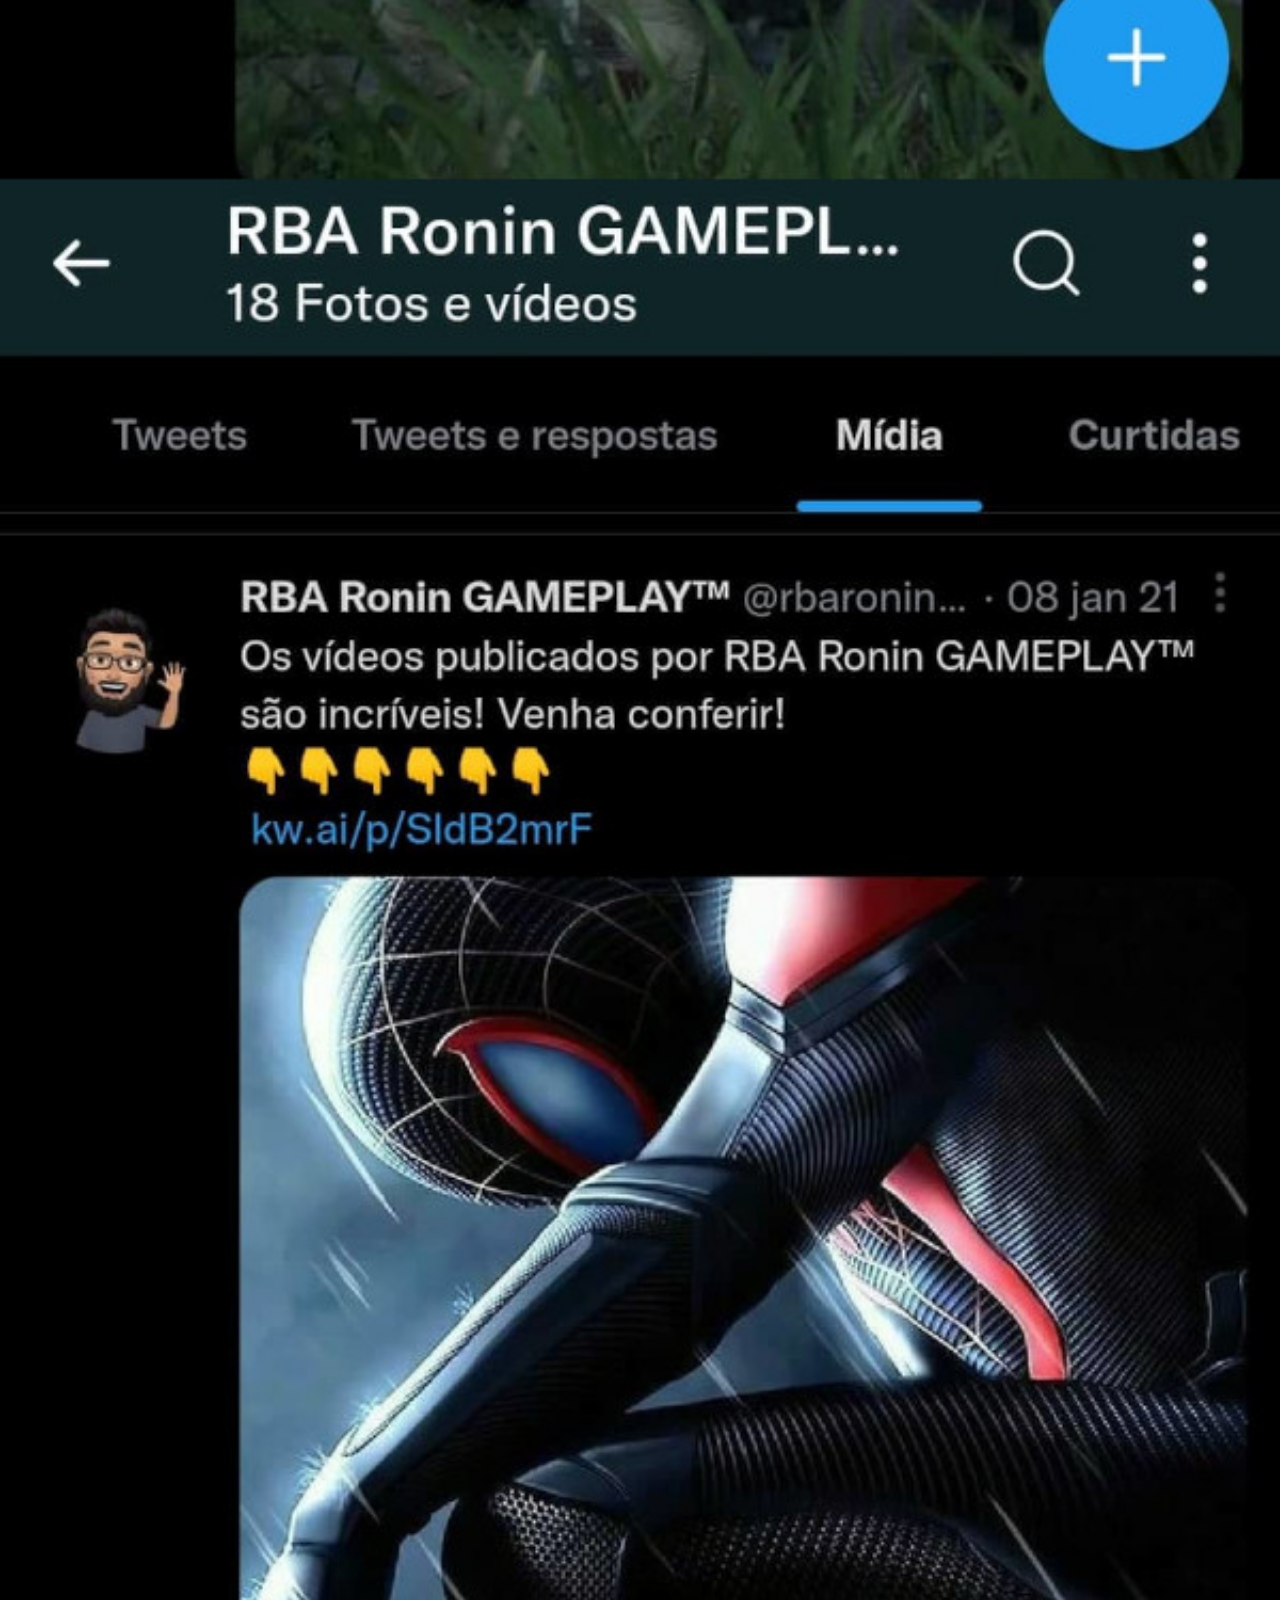
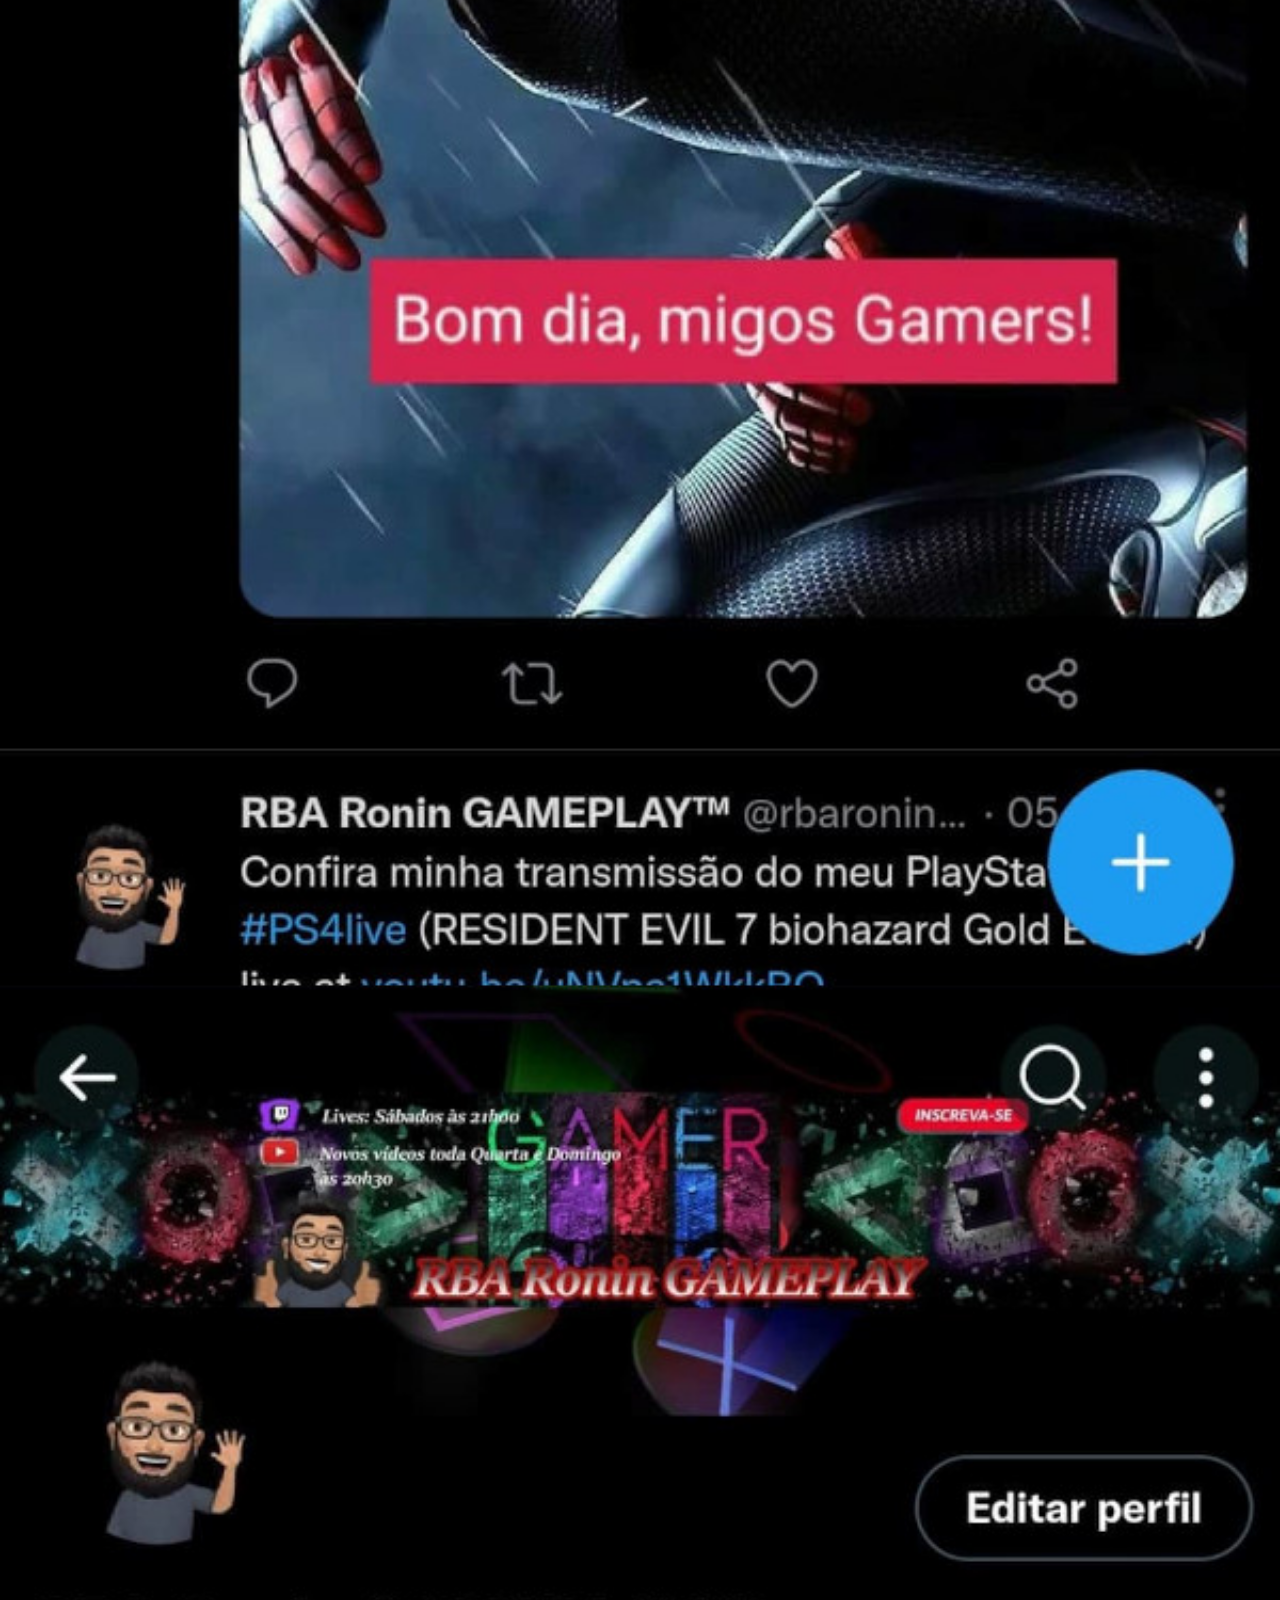
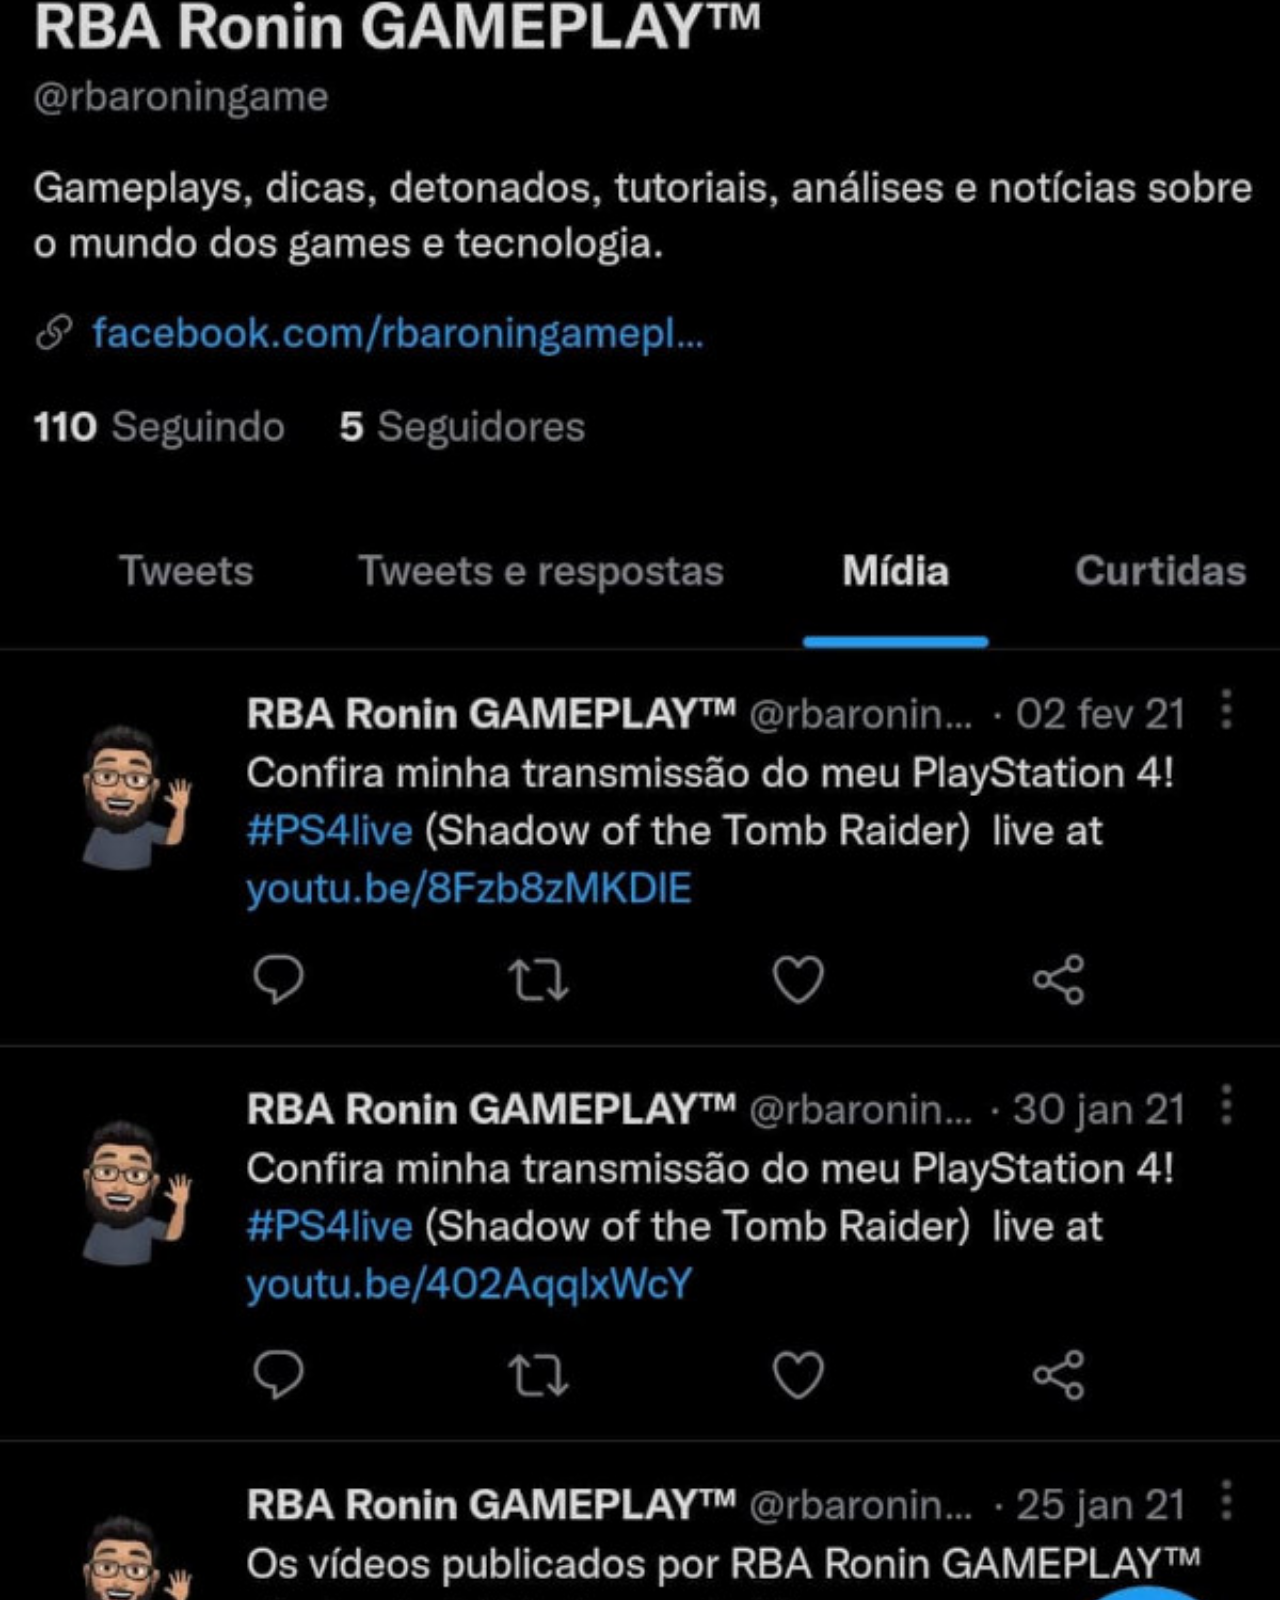
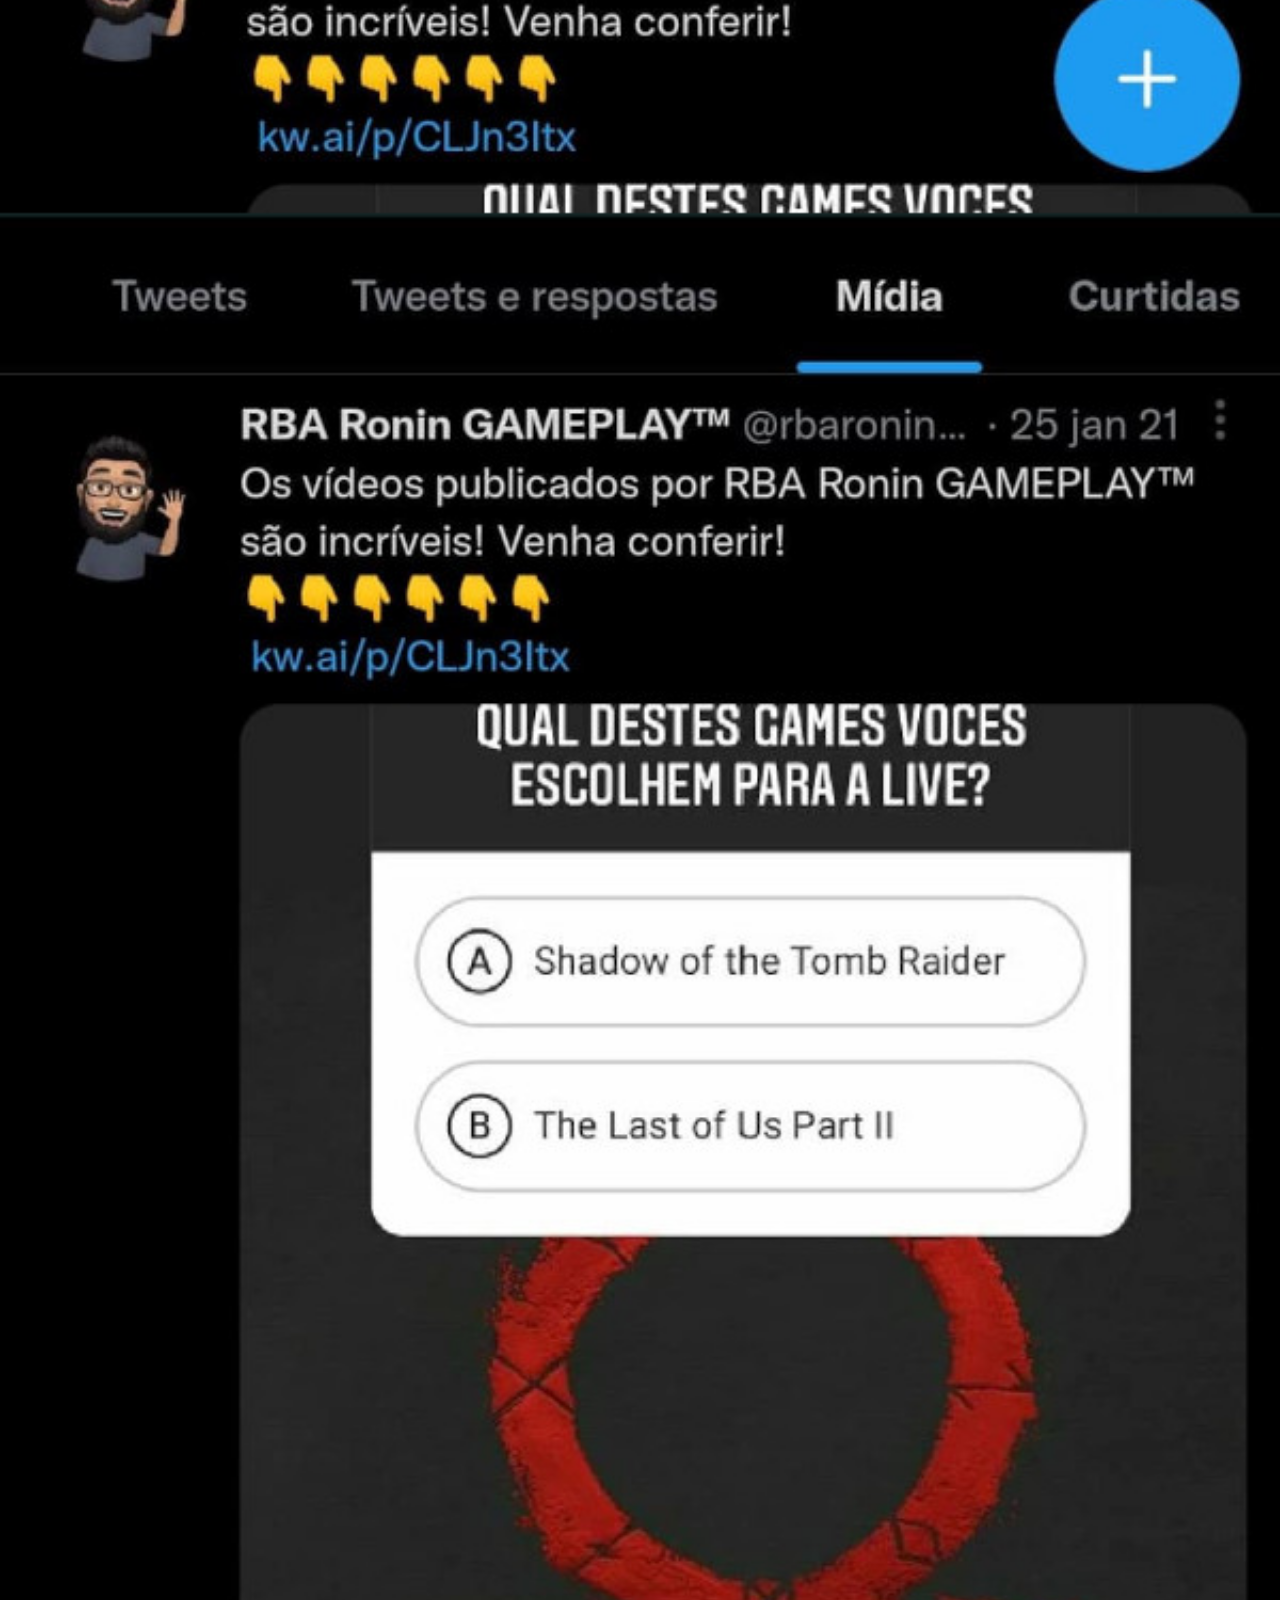
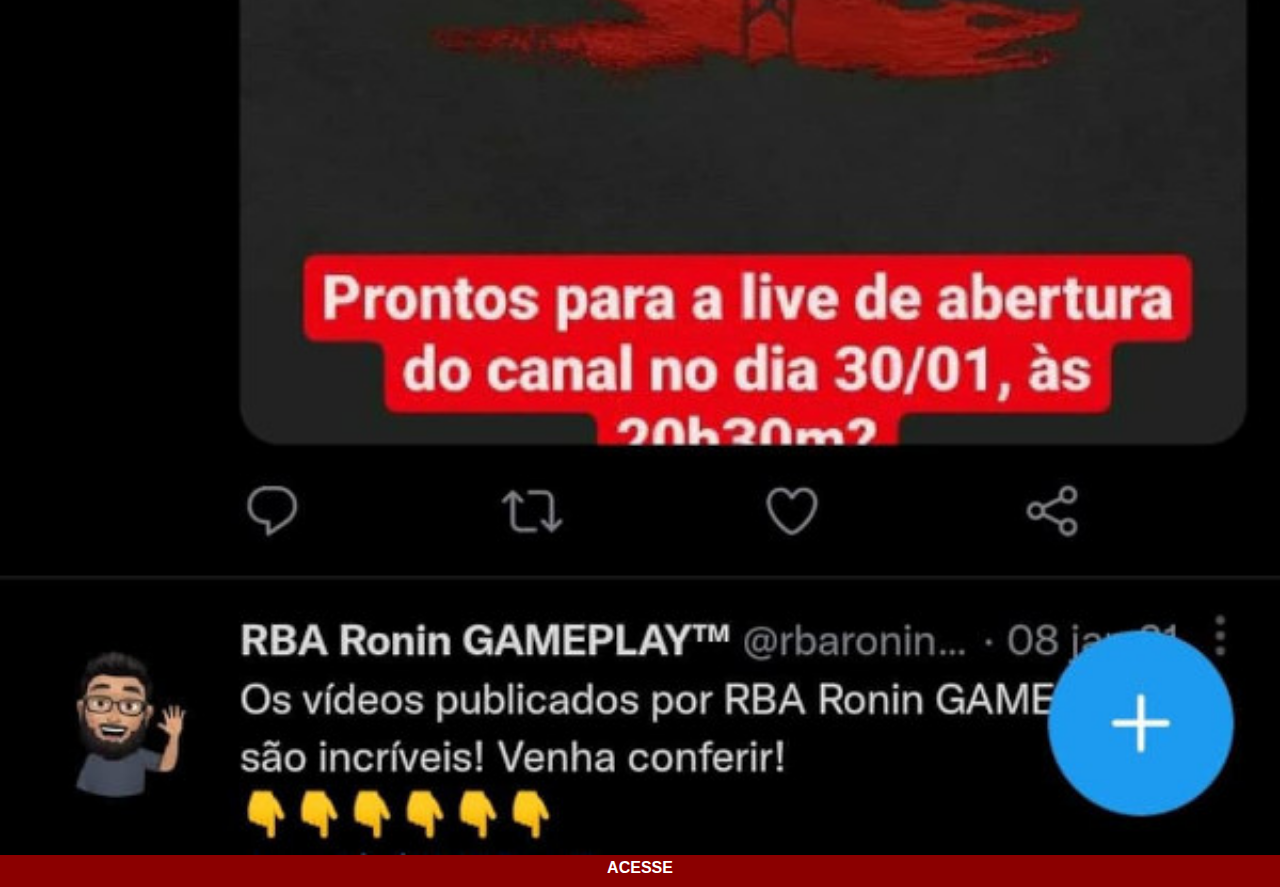
<file: twitter.html>
<!DOCTYPE html>
<html lang="pt-br">
<head>
    <meta charset="UTF-8">
    <meta http-equiv="X-UA-Compatible" content="IE=edge">
    <meta name="viewport" content="width=device-width, initial-scale=1.0">
    <title>Twitter</title>
    <link rel="stylesheet" href="estilos/socialrenato.css">
</head>
<body>
    <img src="imagens/tela-twitterrenato.jpg" alt="Twitter">
    <a href="https://twitter.com/rbaroningame" target="_blank">ACESSE</a>
</body>
</html>
</file>
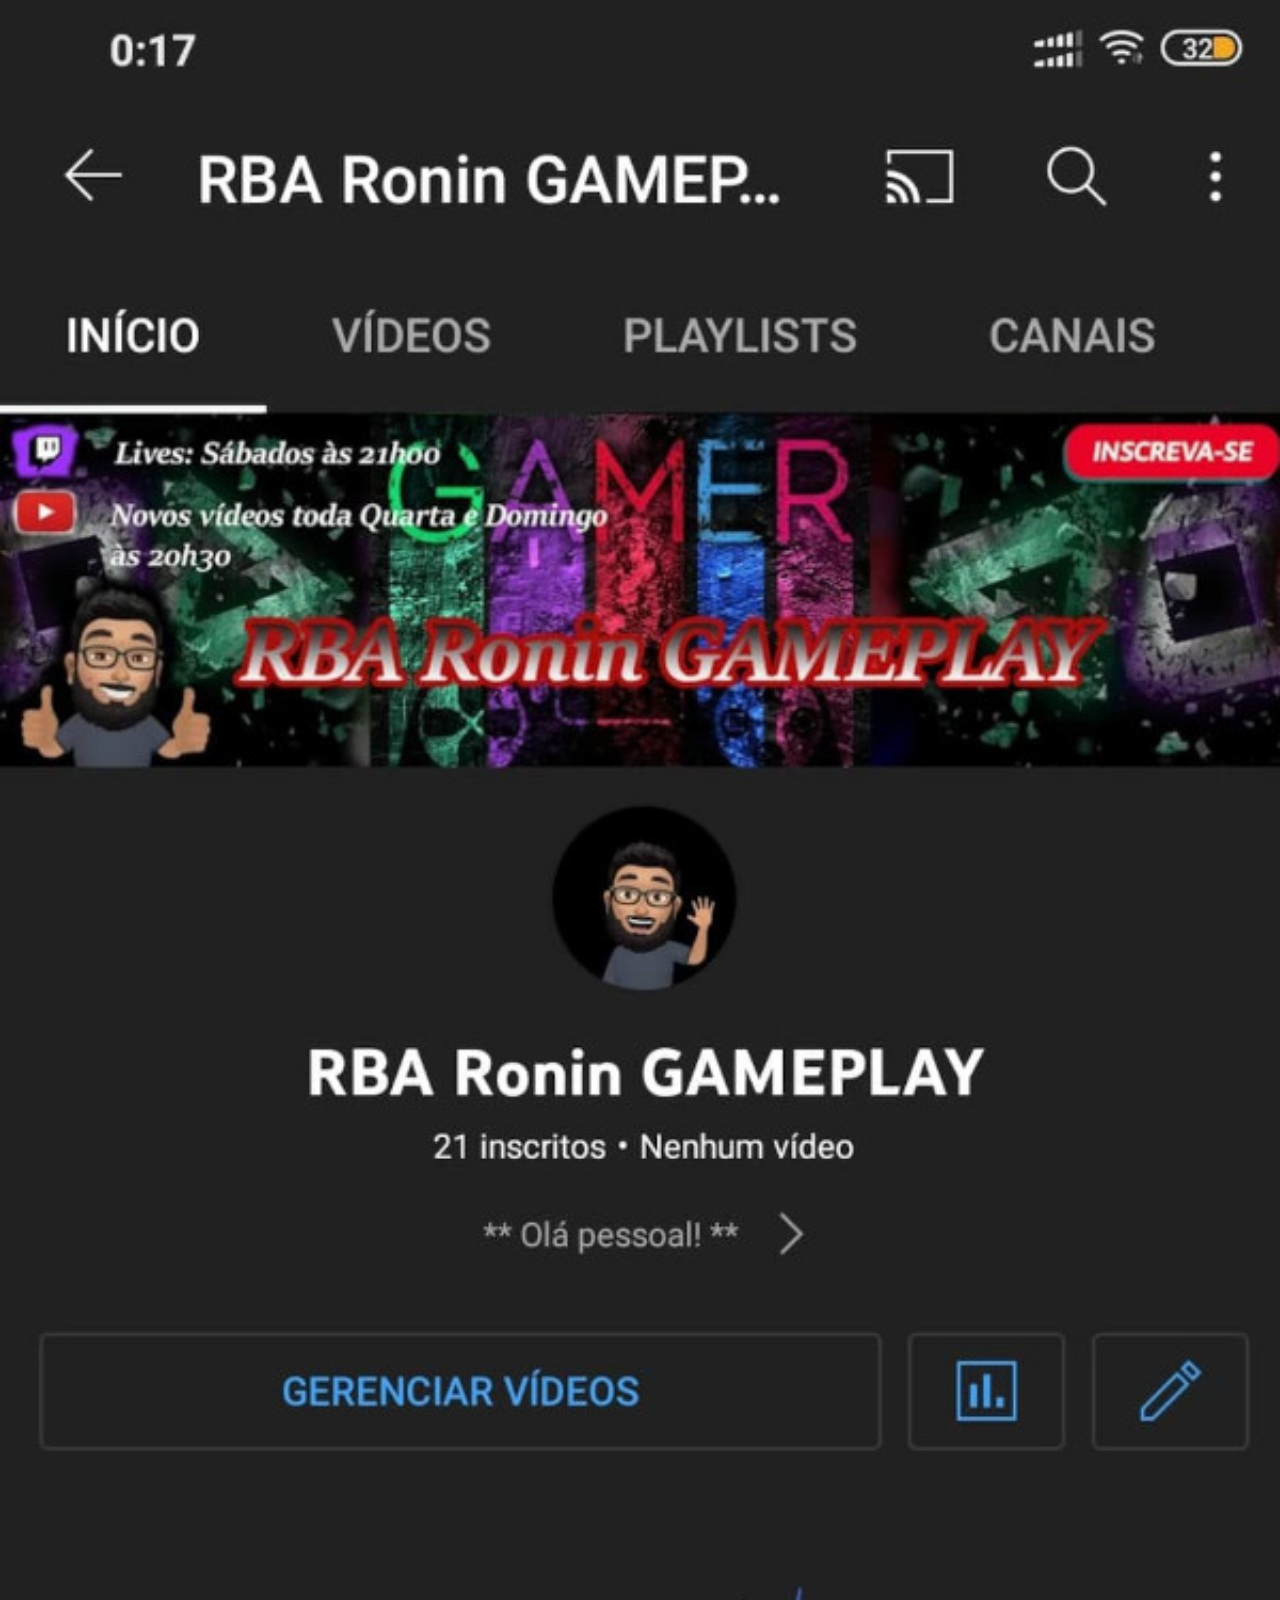
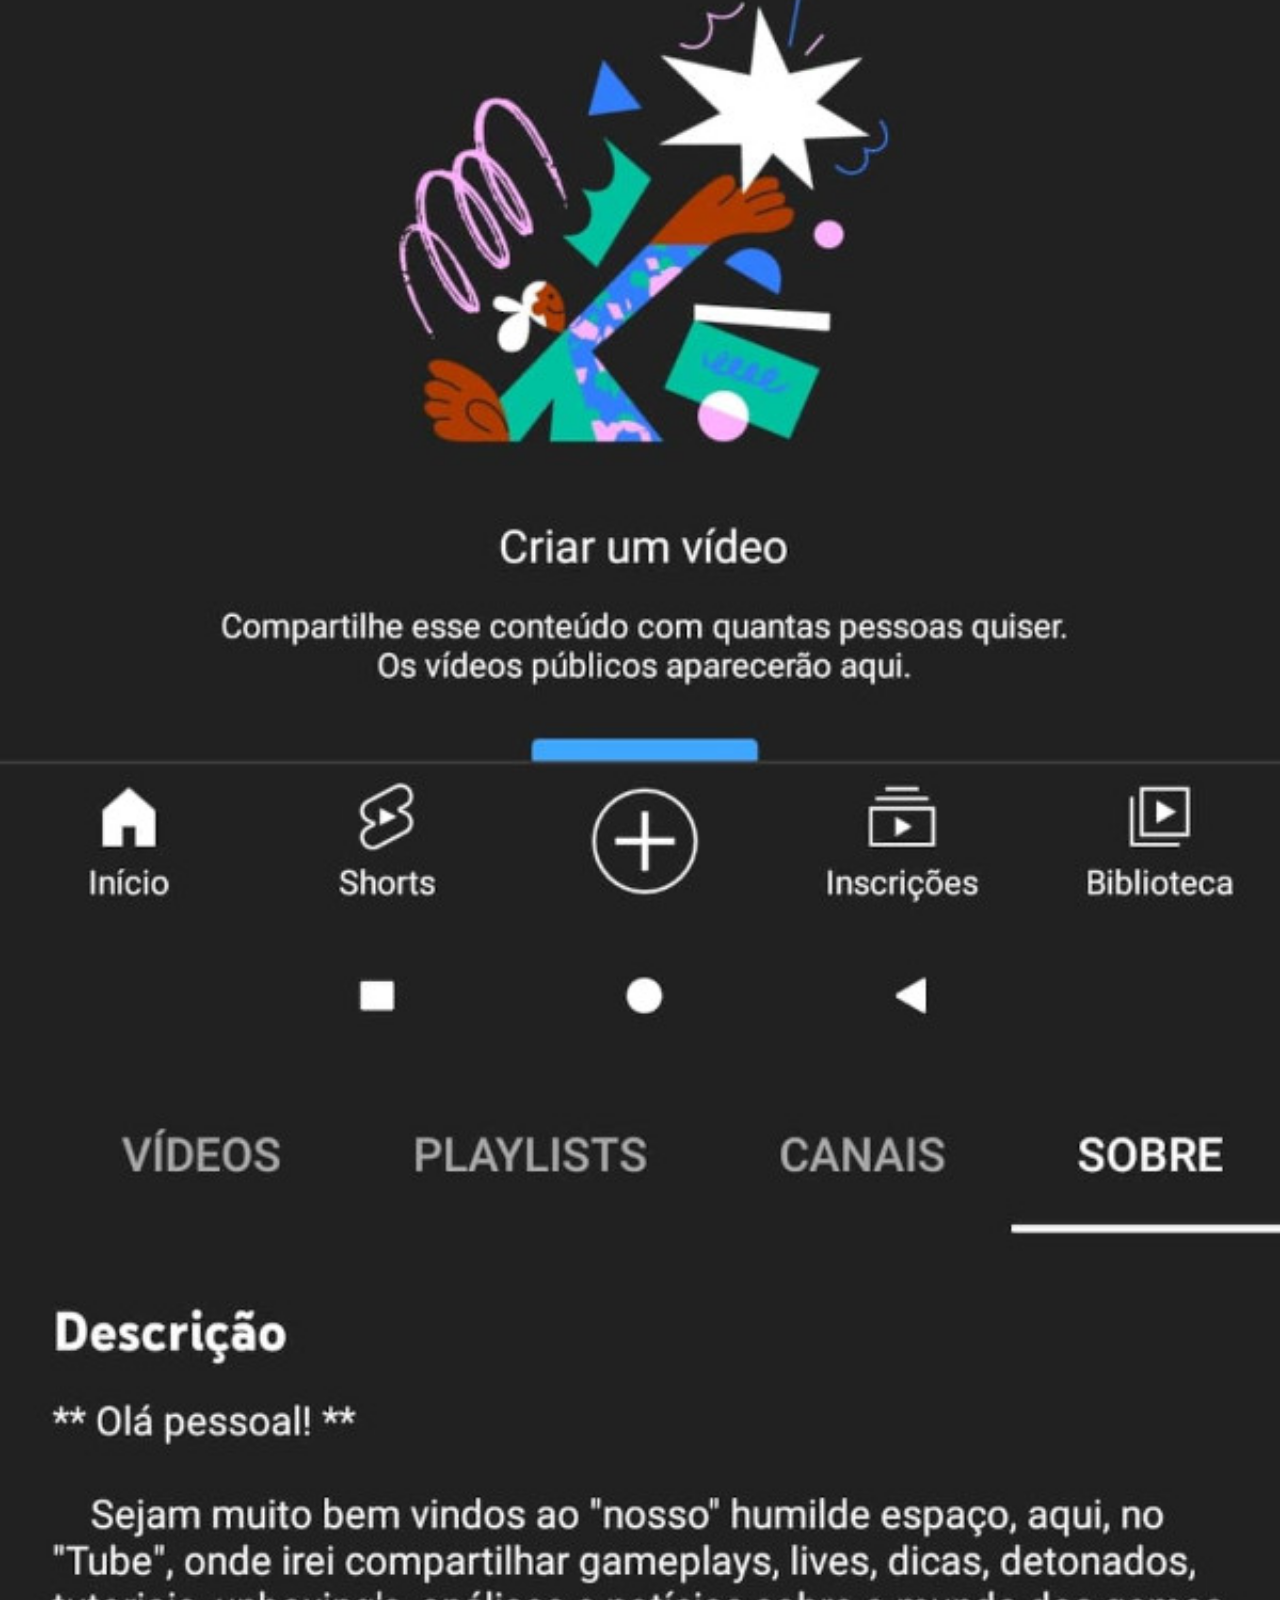
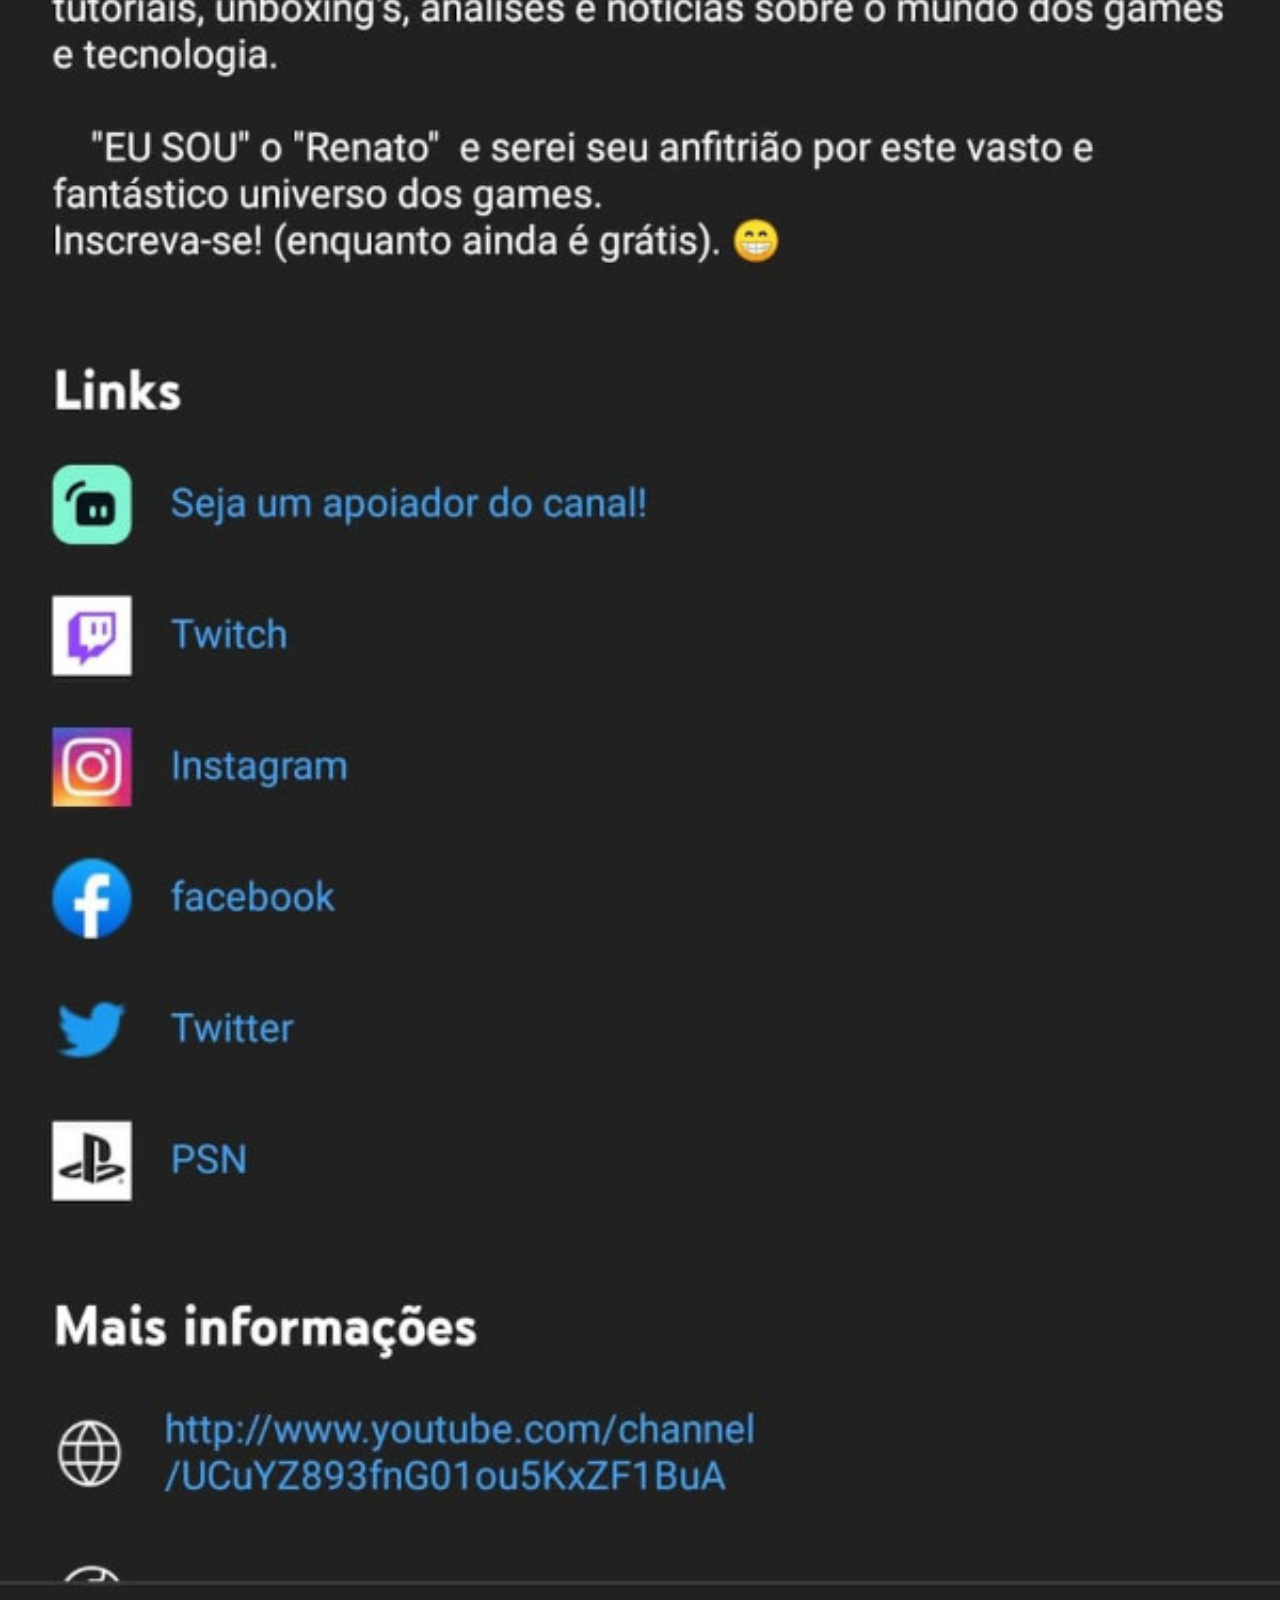
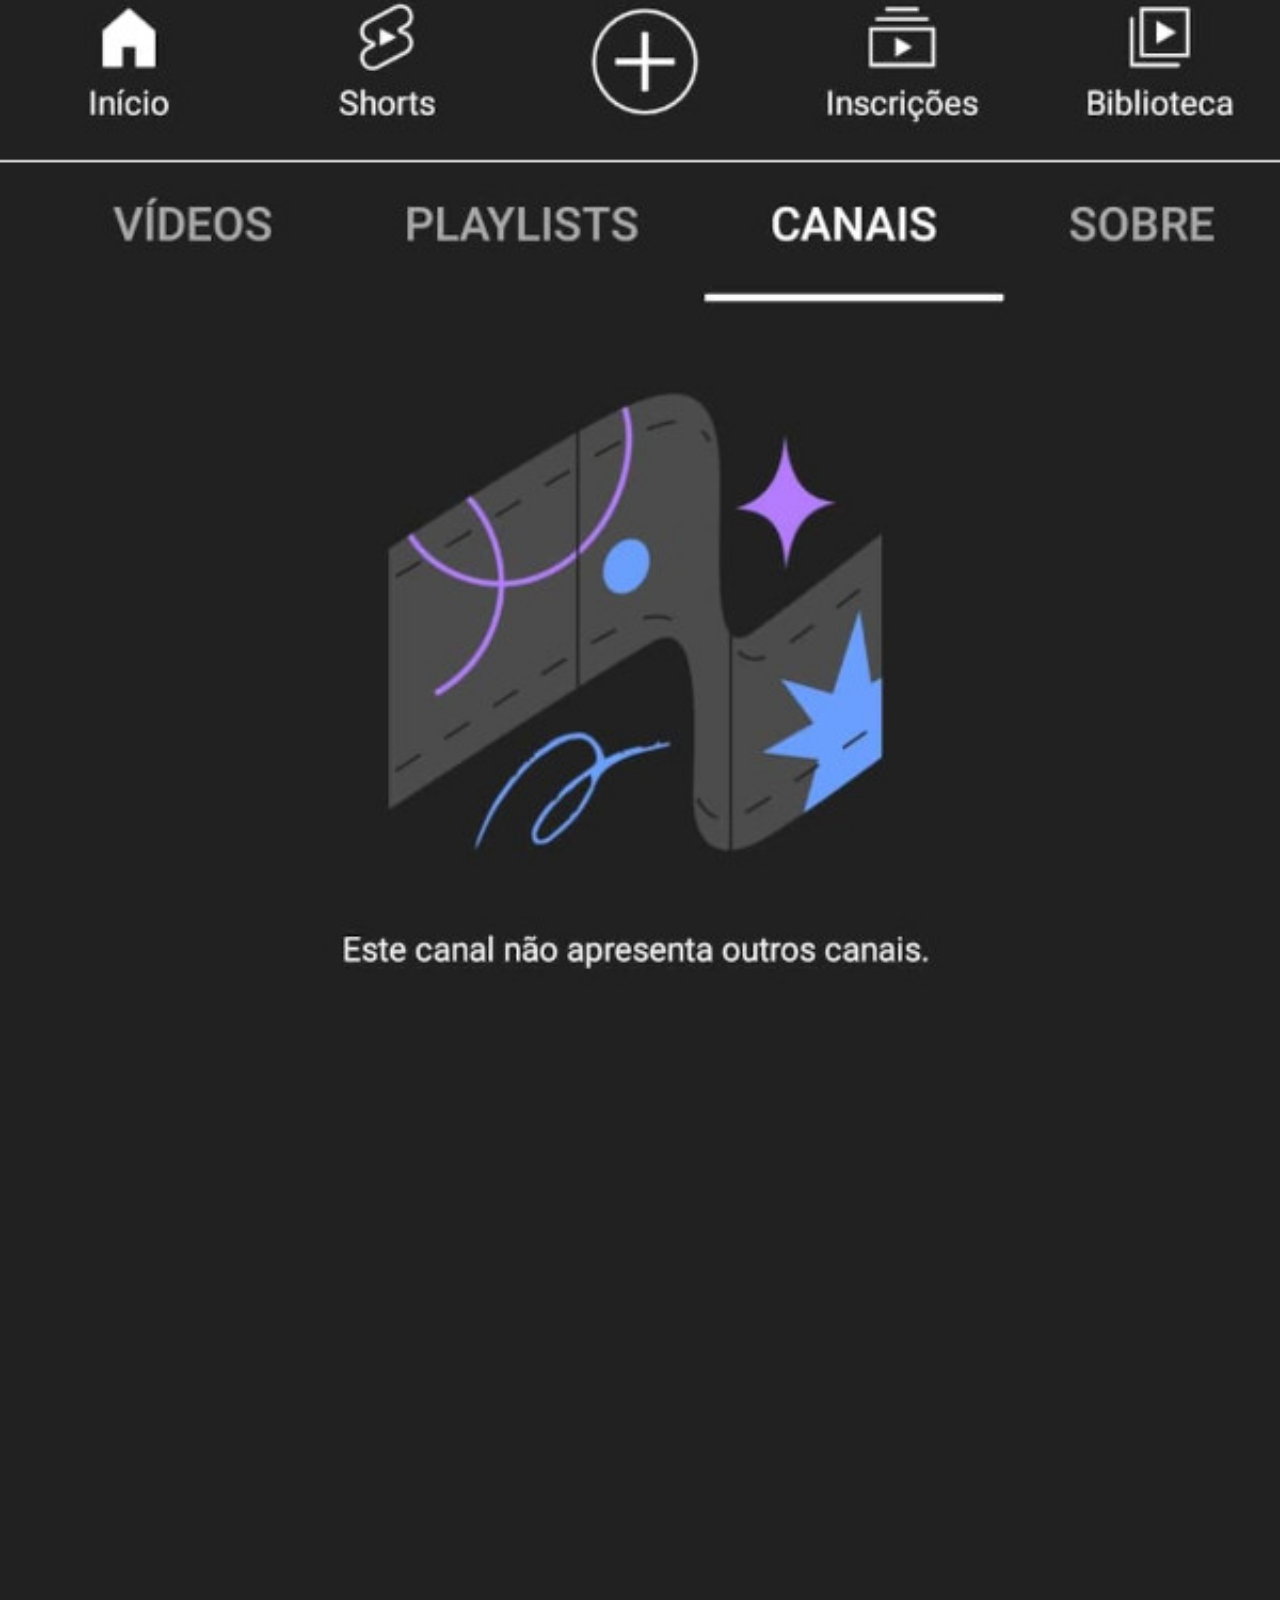
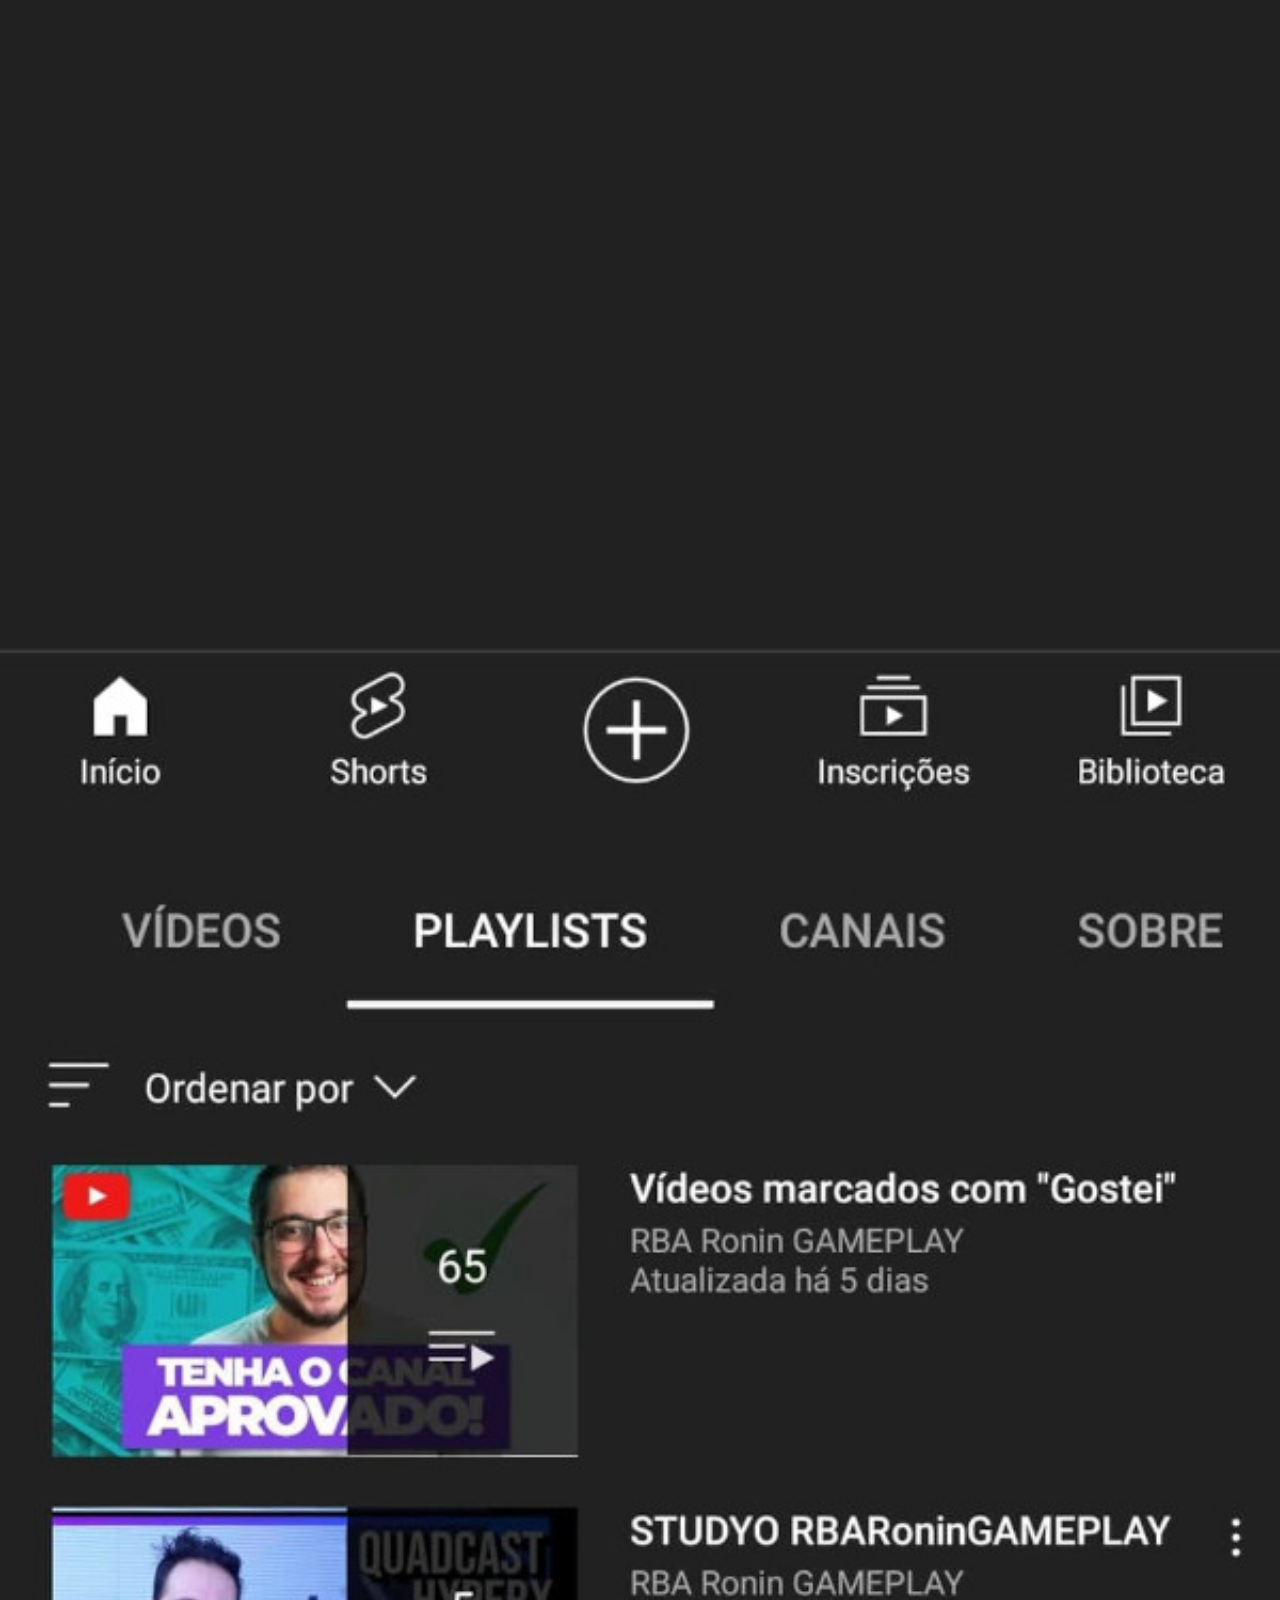
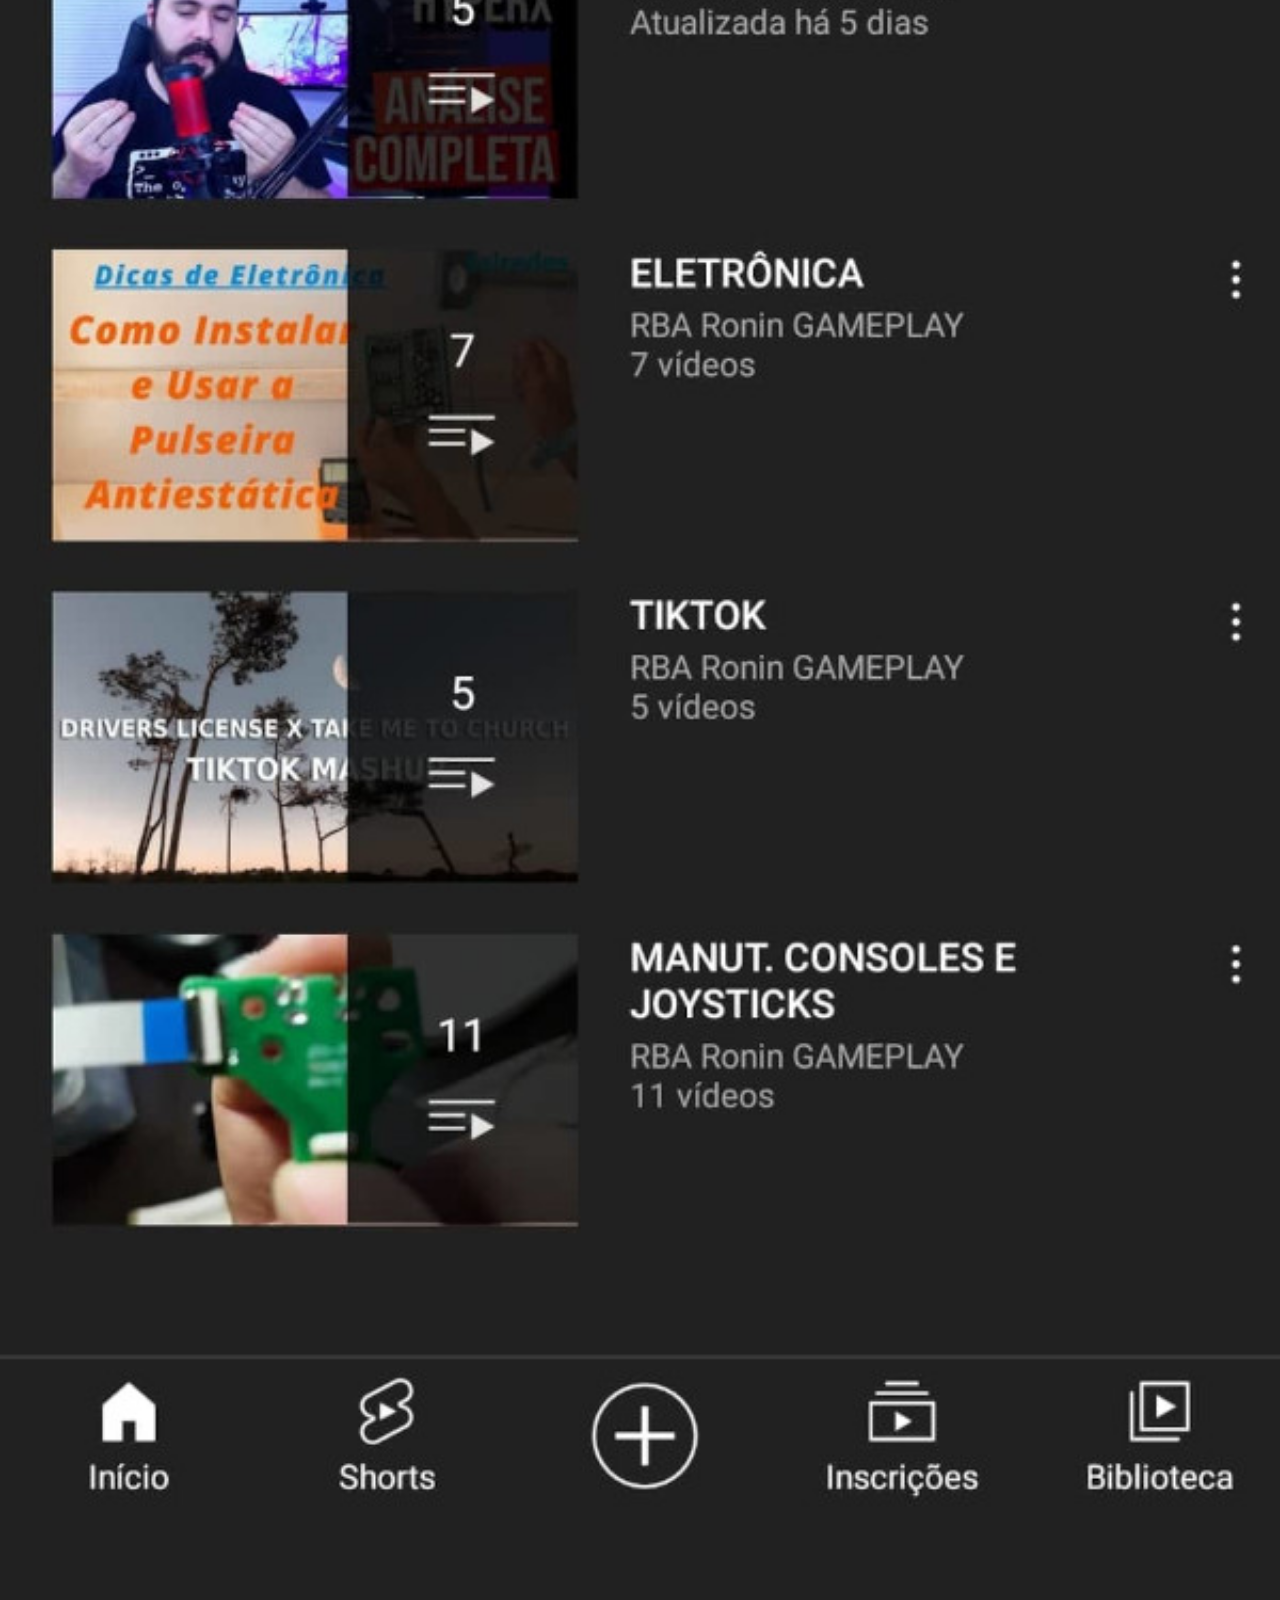
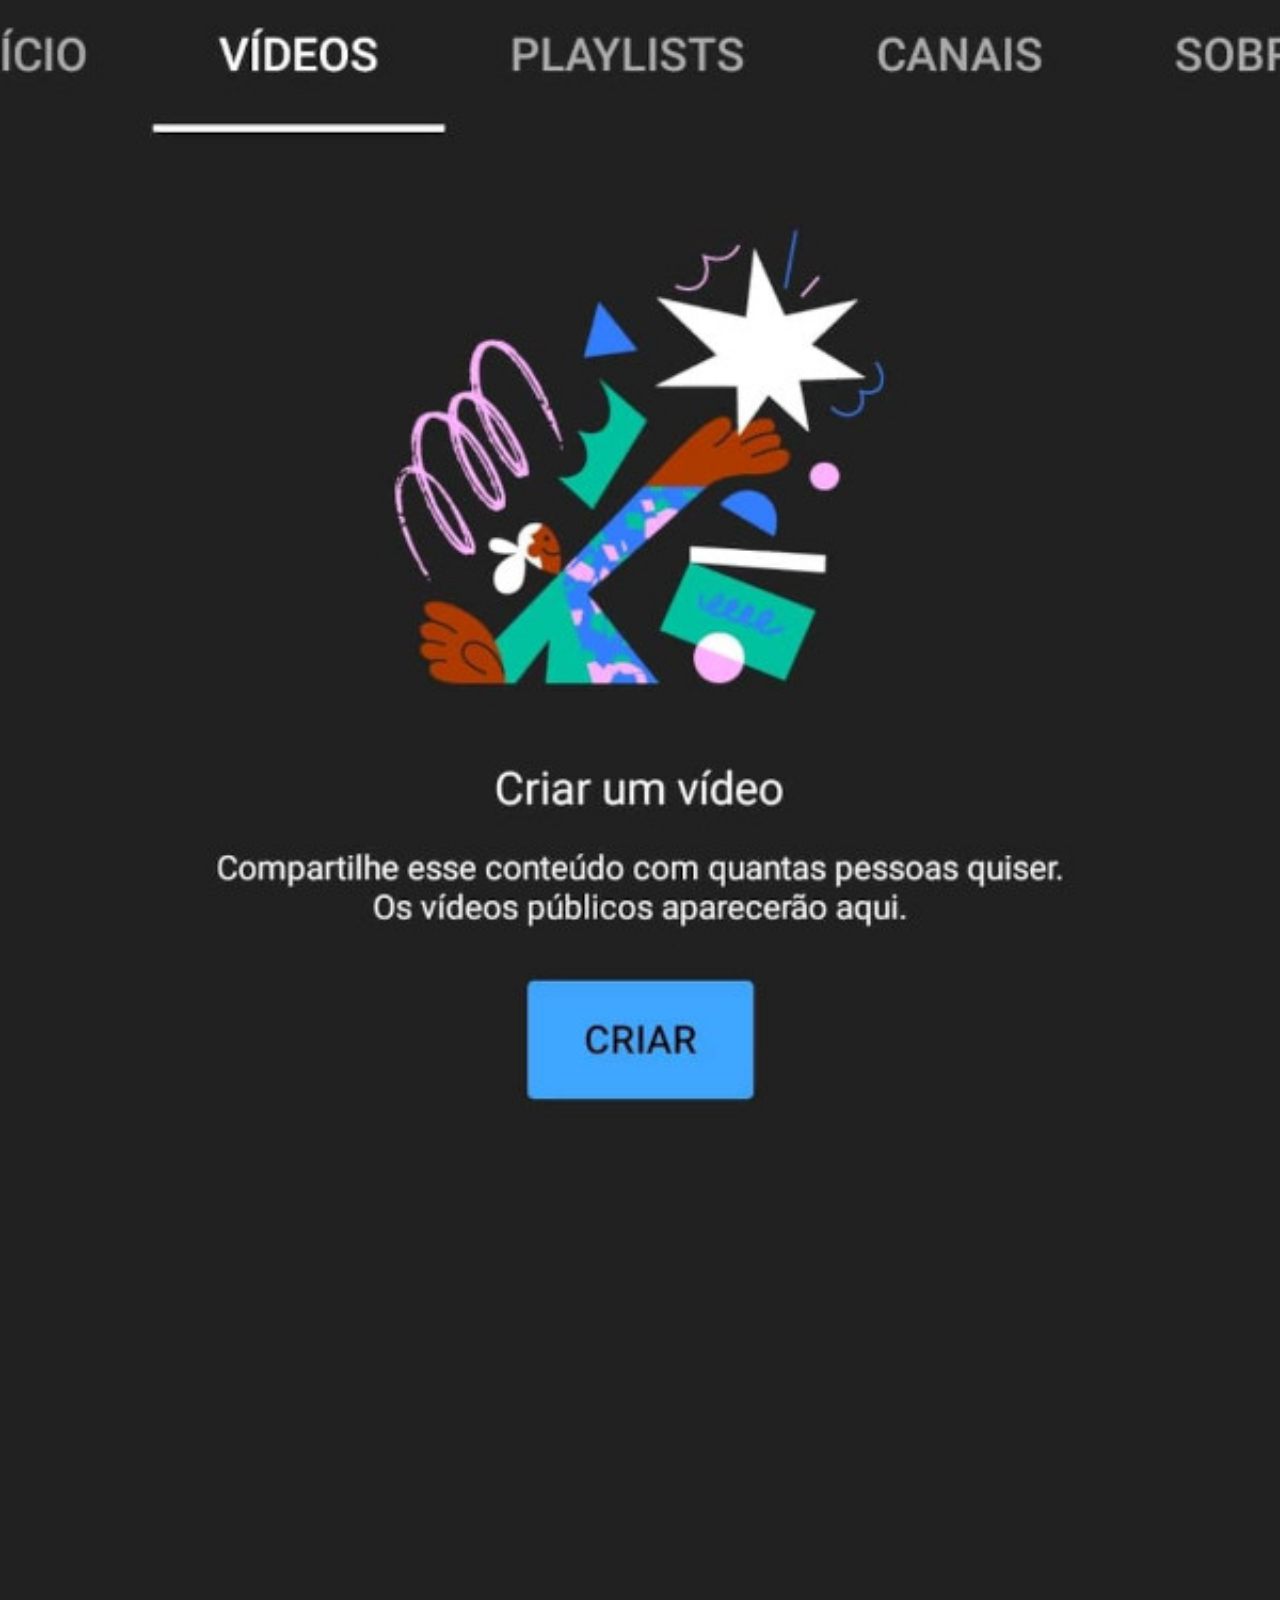
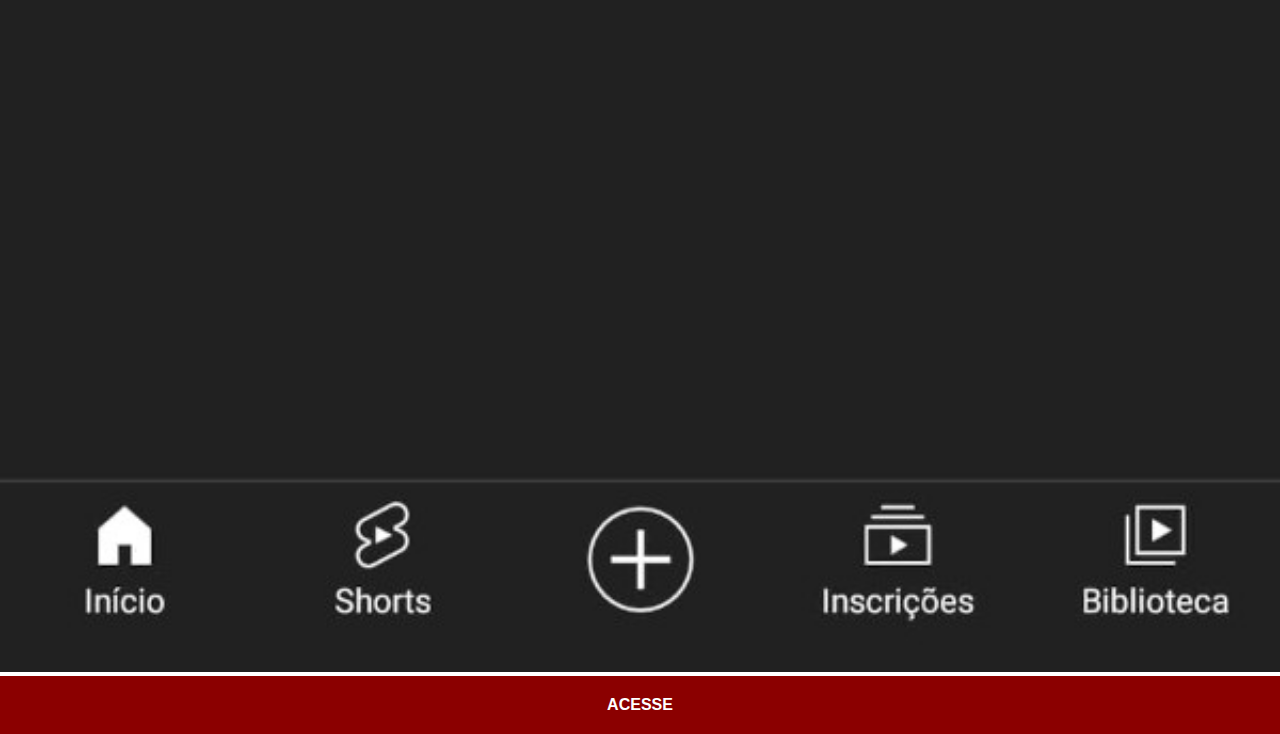
<file: youtube.html>
<!DOCTYPE html>
<html lang="pt-br">
<head>
    <meta charset="UTF-8">
    <meta http-equiv="X-UA-Compatible" content="IE=edge">
    <meta name="viewport" content="width=device-width, initial-scale=1.0">
    <title>YouTube</title>
    <style>
        * {
            margin: 0px;
            padding: 0px;
            font-family: Arial, Helvetica, sans-serif;
        }

        ::-webkit-scrollbar {
            width: 0px;
            height: 0px;
        }        

        img {
            width: 100vw;
            
        }

        a {
            display: block;
            background-color: darkred;
            color: white;
            padding: 20px;
            text-align: center;
            font-weight: bolder;
            text-decoration: none;
        }

        a:hover {
            background-color: red;
        }

    </style>
</head>
<body>
    <img src="imagens/tela-youtuberenato.jpg" alt="YouTube">
    <a href="https://www.youtube.com/channel/UCuYZ893fnG01ou5KxZF1BuA" 
    target="_blank">ACESSE</a>
</body>
</html>
</file>
<file: estilos/style.css>
@charset "UTF-8";

* {
    margin: 0px;
    padding: 0px;
    font-family: Arial, Helvetica, sans-serif;
}

html, body {
    height: 100vh;
    width: 100vw;
    background-color: black;
}

body {
    background: url('../imagens/fundo-madeira.jpg') 
    no-repeat top center;
    background-size: cover;
    background-attachment: fixed;
}

main {
    position: relative;
    height: 100vh; 
}

section#telefone {
    position: absolute;
    top: 50%;
    left: 50%;
    transform: translate(-50%, -50%);

    height: 400px;
    width: 400px;
    background: url('../imagens/frame-xiaomi.jpg') 
    no-repeat;
}

iframe#tela {
    position: relative;
    top: 7px;
    left: 108px;
    width: 183px;
    height: 388px;
    border-radius: 7%;
}


section#redes-sociais {
    text-align: right;
    
}


section#redes-sociais img {
    width: 50px;
    margin: 10px;
    border-radius: 50%;
    box-shadow: 2px 2px 5px rgba(0, 0, 0, 0.800);
    box-sizing: border-box;
    
}

section#redes-sociais img:hover {
    border: 2px solid rgba(255, 255, 255, 0.637);
    transform: translate(-2px, -2px);
    box-shadow: 5px 5px 10px rgba(0, 0, 0, 0.733);
    transition: transform 0.3s, border 0.4s;
}
</file>
<file: estilos/socialrenato.css>
@charset "UTF-8";

* {
    margin: 0px;
    padding: 0px;
    font-family: Arial, Helvetica, sans-serif;
}

::-webkit-scrollbar {
    width: 0px;
    height: 0px;
}

img {
    width: 100vw;
}

a {
    display: block;
    background-color: darkred;
    color: white;
    padding: 10px;
    margin: -10px;
    text-align: center;
    font-weight: bolder;
    text-decoration: none;
}

a:hover {
    background-color: red;
}
</file>
